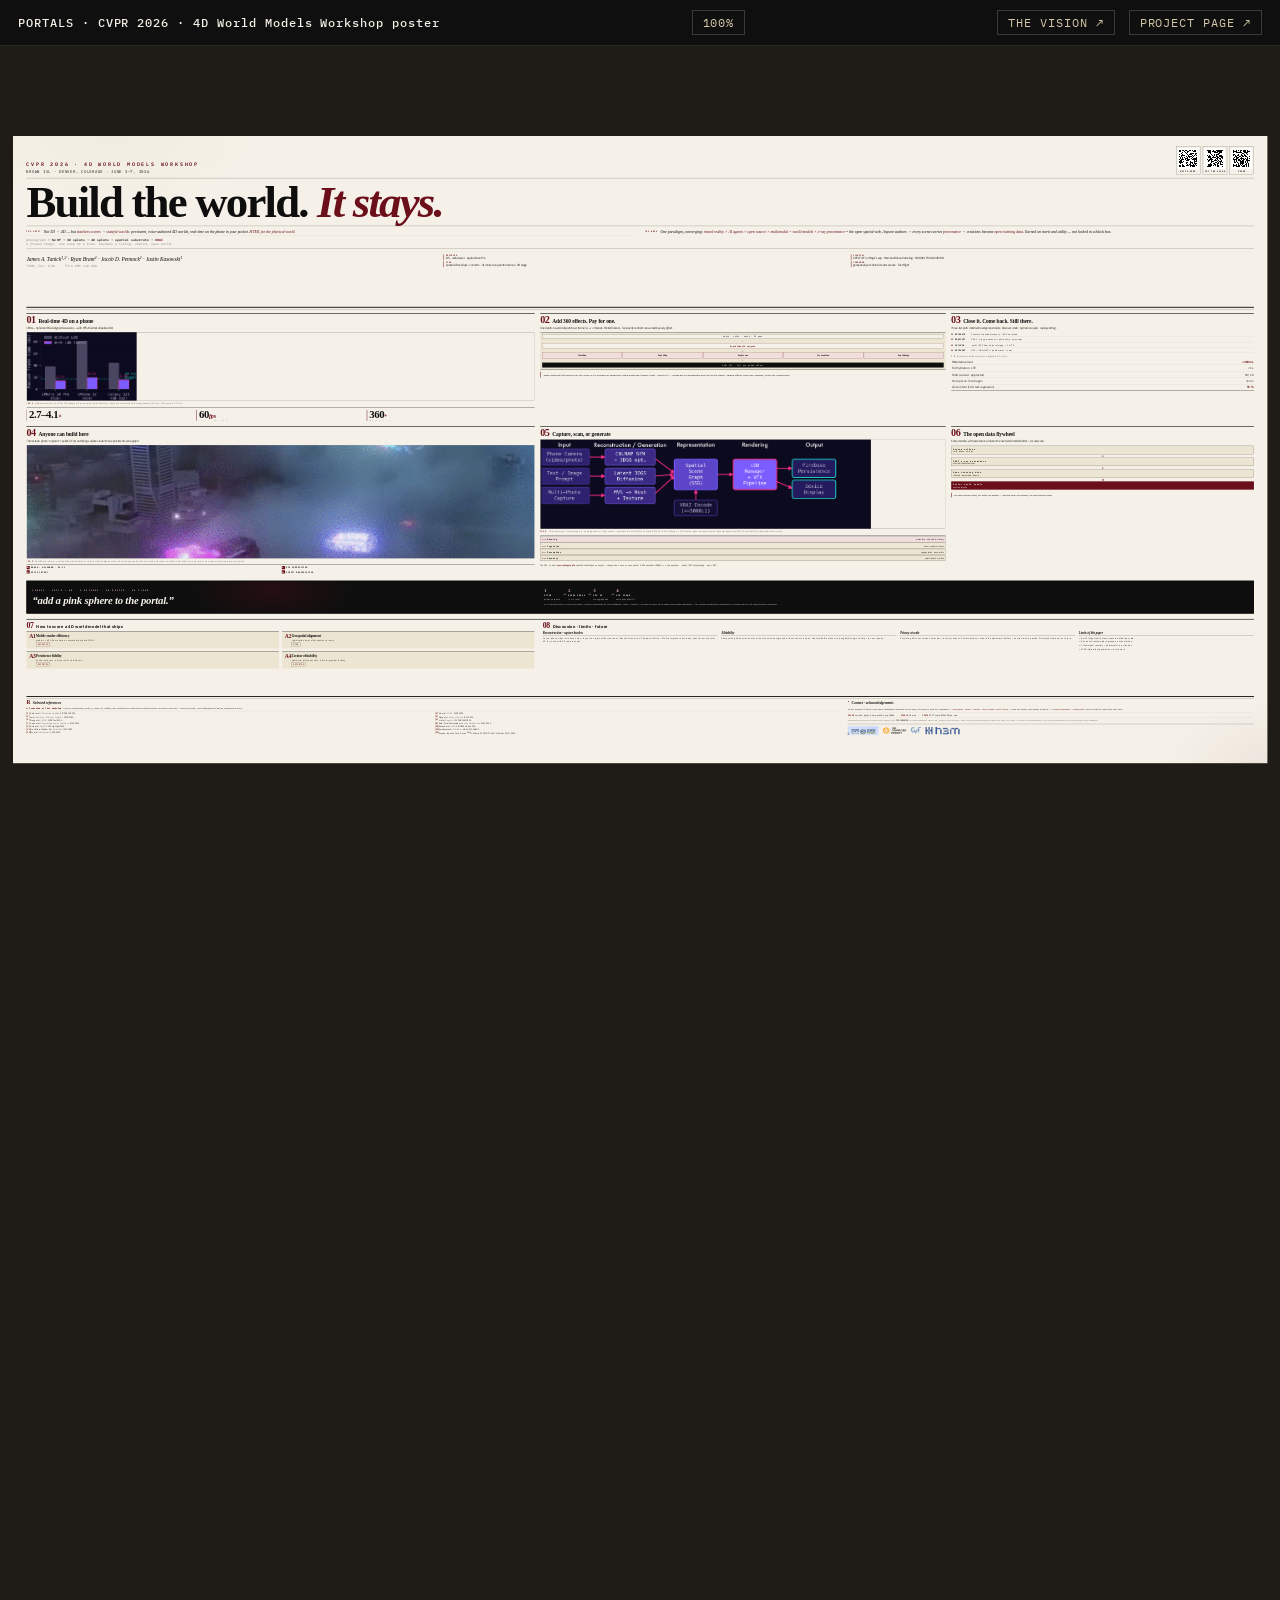
<file: poster/index.html>
<!doctype html>
<html lang="en">
<head>
<meta charset="utf-8">
<meta name="viewport" content="width=device-width, initial-scale=1">
<title>Portals — Build the world. It stays. · CVPR 2026 · 4D World Models</title>
<link rel="preconnect" href="https://api.fontshare.com">
<link rel="preconnect" href="https://fonts.gstatic.com" crossorigin>
<link href="https://api.fontshare.com/v2/css?f[]=fraunces@900,700,500,400&display=swap" rel="stylesheet">
<link href="https://fonts.googleapis.com/css2?family=IBM+Plex+Sans:wght@300;400;500;600;700&family=IBM+Plex+Mono:wght@400;500;600&display=swap" rel="stylesheet">
<link rel="stylesheet" href="poster.css">
<style id="v9-pop">
  /* v9 — punch the hero line + the numbers (Jobs / da-Vinci pass) */
  .dt { font-size: 300px !important; }
  .st-num { font-size: 72px !important; }
  .vb-utter { font-size: 72px !important; }
  /* v10 — evolution lineage strip + convergence megatrend */
  .lineage { display:block; margin-top:12px; padding-top:10px; border-top:1px solid var(--hair);
    font-family:var(--mono); font-size:21px; letter-spacing:.02em; color:var(--ink-soft); line-height:1.3; }
  .lineage b { color:var(--ink); font-weight:600; }
  .lineage .xr { color:var(--pull); font-weight:700; }
  .lineage .ar { color:var(--muted); }
  .wave-merge { font-family:var(--display); font-style:italic; font-weight:500; color:var(--pull); }
  /* v11 — second-lineage epigraph (visionaries) */
  .lineage2 { font-family:var(--display); font-style:italic; font-weight:400; font-size:18px;
    line-height:1.4; color:var(--ink-soft); padding:6px 0 8px; border-bottom:1px solid var(--hair); margin-bottom:8px; }
  .lineage2 em { color:var(--pull); font-style:italic; font-weight:500; }
  /* v13 — flywheel diagram (§06) + workshop researcher credit */
  .flywheel { display:grid; gap:5px; padding-top:6px; }
  .fw-node { font-family:var(--mono); font-size:16px; font-weight:600; letter-spacing:.03em; color:var(--ink);
    background:var(--paper-tint); border:1px solid var(--ink); padding:9px 13px; line-height:1.15; }
  .fw-node small { display:block; font-family:var(--sans); font-weight:400; font-size:12px; color:var(--ink-soft); letter-spacing:0; margin-top:3px; }
  .fw-node.fw-hot { background:var(--pull); color:var(--paper); border-color:var(--pull); }
  .fw-node.fw-hot small { color:#F0DEDC; }
  .fw-arr { text-align:center; color:var(--pull); font-family:var(--mono); font-size:20px; line-height:.7; font-weight:600; }
  .fw-loop { font-family:var(--display) !important; font-style:italic !important; font-size:17px !important; line-height:1.3 !important;
    color:var(--ink) !important; border-left:4px solid var(--pull); padding:6px 0 2px 14px; margin-top:8px; }
  .roomcite { font-family:var(--display); font-style:italic; font-size:15px; line-height:1.4; color:var(--ink-soft);
    padding:2px 0 8px; border-bottom:1px solid var(--hair); margin-bottom:8px; }
  .roomcite b { font-style:normal; font-family:var(--mono); font-size:12px; letter-spacing:.1em; color:var(--pull); }
  /* v14 — L0–L3 user-configurable layer stack (§05) */
  .layerstack { display:grid; gap:3px; padding-top:8px; border-top:2px solid var(--ink); }
  .ls-row { font-family:var(--mono); font-size:15px; font-weight:600; letter-spacing:.03em; color:var(--ink);
    padding:8px 13px; border:1px solid var(--ink); display:flex; align-items:baseline; gap:10px; line-height:1.1; }
  .ls-row b { color:var(--pull); font-family:var(--display); font-weight:900; font-size:19px; }
  .ls-row small { font-family:var(--sans); font-weight:400; font-size:12px; color:var(--ink-soft); letter-spacing:0; margin-left:auto; }
  .ls-3 { background:var(--pull-soft); } .ls-2 { background:#EFE7D6; } .ls-1 { background:#ECE5D2; } .ls-0 { background:var(--paper-tint); }
  .ls-cap { font-family:var(--mono) !important; font-size:11px !important; line-height:1.35 !important; color:var(--ink-soft) !important; padding-top:6px; }
  .ls-cap em { color:var(--pull); font-style:normal; font-weight:600; }
</style>
<script>
  function fitPoster() {
    var p = document.getElementById('poster'); if (!p) return;
    var s  = Math.min(window.innerWidth / 8400, window.innerHeight / 4200) * 0.98;
    p.style.transform = 'scale(' + s + ')';
    p.style.transformOrigin = 'top left';
    p.style.marginLeft = ((window.innerWidth  - 8400 * s) / 2) + 'px';
    p.style.marginTop  = ((window.innerHeight - 4200 * s) / 2) + 'px';
  }
  window.addEventListener('load', fitPoster);
  window.addEventListener('resize', fitPoster);
  document.addEventListener('DOMContentLoaded', function () {
    var actual = false;
    var btn = document.getElementById('zoom-toggle');
    if (!btn) return;
    btn.addEventListener('click', function (e) {
      e.preventDefault();
      actual = !actual;
      var p = document.getElementById('poster');
      if (actual) { p.style.transform='none'; p.style.marginLeft='0'; p.style.marginTop='0'; document.body.style.overflow='auto'; this.textContent='FIT'; }
      else        { document.body.style.overflow='hidden'; fitPoster(); this.textContent='100%'; }
    });
  });
</script>
</head>
<body>

<nav class="topbar">
  <span class="tb-l">PORTALS · CVPR 2026 · 4D World Models Workshop poster</span>
  <a href="#" id="zoom-toggle" class="tb-btn">100%</a>
  <a href="visuals_v16.html" class="tb-btn">THE VISION ↗</a>
  <a href="../" class="tb-btn">PROJECT PAGE ↗</a>
</nav>
<div class="portrait-hint">Rotate to landscape · poster is 84″ × 42″ (2 : 1)</div>

<main class="poster" id="poster">

  <!-- ════════════════════════════════════════════════════════════════════
       MASTHEAD — compact single-line title + lede row
       ═══════════════════════════════════════════════════════════════════ -->
  <header class="mh">
    <div class="mh-top">
      <div class="mh-kick">
        <span class="kicker">CVPR 2026 · 4D World Models Workshop</span>
        <span class="kicker-sub">Brown IVL · Denver, Colorado · June 3–7, 2026</span>
      </div>
      <div class="mh-qrs">
        <figure class="qr-cell"><img src="../static/images/qr_demo.png" alt=""><figcaption>WATCH DEMO</figcaption></figure>
        <figure class="qr-cell"><img src="../static/images/qr_code.png" alt=""><figcaption>TRY THE ALPHA</figcaption></figure>
        <figure class="qr-cell"><img src="../static/images/qr_paper.png" alt=""><figcaption>PAPER</figcaption></figure>
      </div>
    </div>

    <h1 class="dt">Build the world. <em>It stays.</em></h1>

    <div class="thesis-row">
      <p class="thesis"><span class="th-k">THE&nbsp;SHIFT</span> Not 3D → 4D — but <em>stateless scenes</em> → <em>stateful worlds</em>: persistent, voice-authored 4D worlds, real-time on the phone in your pocket. <em>HTML for the physical world.</em>
        <span class="lineage"><span class="ar">photograph</span> → <b>NeRF</b> → <b>3D&nbsp;splats</b> → <b>4D&nbsp;splats</b> → <b>spatial&nbsp;substrate</b> → <span class="xr">XRAI</span><br><span class="ar">a frozen image, one step at a time, becomes a living, shared, open world.</span></span></p>
      <p class="thesis"><span class="th-k">THE&nbsp;WAVE</span> One paradigm, converging: <span class="wave-merge">mixed reality × AI agents × open source × multimodal + world models × x‑ray provenance</span> = the open spatial web. Anyone authors → every scene carries <em>provenance</em> → creations become <em>open training data</em>. Earned on merit and utility — not locked in a black box.</p>
    </div>

    <div class="mh-bot">
      <div class="mh-authors">
        <span class="ba-names">James A. Tunick<sup>1,2</sup> · Ryan Brant<sup>1</sup> · Jacob D. Pennock<sup>1</sup> · Justin Kasowski<sup>1</sup></span>
        <span class="ba-aff"><sup>1</sup>H3M, Inc.&nbsp;USA &nbsp;·&nbsp; <sup>2</sup>The IMC Lab&nbsp;USA</span>
      </div>
      <ul class="provenance">
        <li><span class="pv-k">DEPLOYED</span> iOS · web viewer · Apple Vision Pro</li>
        <li><span class="pv-k">CLINICAL</span> SPECT/CT on Magic Leap · Memorial Sloan Kettering · NIH/NCI P30 CA008748</li>
        <li><span class="pv-k">LIVE</span> spatial AR overlays · concerts · AI motion-cap performances · XR stage</li>
        <li><span class="pv-k">CONSUMER</span> geospatially anchored creator scenes · TestFlight</li>
      </ul>
    </div>
  </header>

  <!-- ════════════════════════════════════════════════════════════════════
       BODY — 12-col asymmetric editorial grid, two-row layout
       ═══════════════════════════════════════════════════════════════════ -->
  <section class="body">

    <!-- Row 1 -->
    <article class="bay b-runtime"><div class="bh"><span class="bn">01</span><h2>Real-time 4D on a phone</h2></div>
      <p class="sub">SPAG — Spherical Pixel-Aligned Gaussians — with FPS+thermal adaptive LOD.</p>
      <figure class="fig"><img src="../static/images/lod-performance.png" alt=""><figcaption><span class="fct">FIG&nbsp;1</span> Median frame time, no-LOD vs LOD-adaptive, three commodity mobile devices. Dashed line marks the 60 fps render budget (16.7 ms). LOD recovers 2.7–4.1×.</figcaption></figure>
      <div class="stats">
        <div class="st"><span class="st-num">2.7&ndash;4.1<span class="st-suf">×</span></span><span class="st-lbl">render speed-up<br>LOD on / off · A16 · A14 · SD 8G2</span></div>
        <div class="st"><span class="st-num">60<span class="st-suf">fps</span></span><span class="st-lbl">sustained on iPhone 14 Pro<br>at thermal steady-state</span></div>
        <div class="st"><span class="st-num">360<span class="st-suf">+</span></span><span class="st-lbl">VFX effects bound to one<br>5-property compute contract</span></div>
      </div>
      <table class="tbl"><caption><span class="tct">T&nbsp;1</span> Render time · 12 splats · 3 video · 1 avatar · n=30 s post-thermal</caption>
        <thead><tr><th>Device</th><th class="r">No LOD</th><th class="r">LOD</th><th class="r">fps</th></tr></thead>
        <tbody>
          <tr><td>iPhone 14 Pro · A16</td><td class="r">38 ms</td><td class="r hi">14.2 ms</td><td class="r hi">60+</td></tr>
          <tr><td>iPhone 12 · A14</td><td class="r">81 ms</td><td class="r">19.7 ms</td><td class="r">48</td></tr>
          <tr><td>Galaxy S23 · SD 8G2</td><td class="r">44 ms</td><td class="r">15.8 ms</td><td class="r">57</td></tr>
        </tbody>
      </table>
    </article>

    <article class="bay b-compute"><div class="bh"><span class="bn">02</span><h2>Add 360 effects. Pay for one.</h2></div>
      <p class="sub">One depth-to-world dispatch per frame (<span class="m">32×32</span> threads · Metal/Vulkan). 5-property contract consumed by every effect.</p>
      <div class="contract">
        <div class="c-row c-in">depth · color · audio · ML pose</div><div class="c-arrow">↓</div>
        <div class="c-row c-shader">DepthToWorld compute</div><div class="c-arrow">↓</div>
        <ul class="c-props"><li>ColorMap</li><li>DepthMap</li><li>RayParams</li><li>InverseView</li><li>DepthRange</li></ul>
        <div class="c-arrow">↓</div>
        <div class="c-row c-out">360+ VFX · O(1) per added effect</div>
      </div>
      <p class="callout">Same substrate first proven on live SPECT/CT volumes at Memorial Sloan Kettering (Magic Leap · NIH/NCI) — rendering as multimodal and rich as its inputs. Adding effects costs only binding, never the shared pass.</p>
    </article>

    <article class="bay b-persist"><div class="bh"><span class="bn">03</span><h2>Close it. Come back. Still there.</h2></div>
      <p class="sub">Three-tier path matched to edge constraints. Discover small · hydrate on open · replay edit log.</p>
      <ol class="schema">
        <li><span class="sk-k">METADATA</span><span class="sk-v">Firestore-indexed discovery · &lt;300 ms reload</span></li>
        <li><span class="sk-k">MANIFEST</span><span class="sk-v">XRAI · x-ray provenance + edit history · open spec</span></li>
        <li><span class="sk-k">PAYLOAD</span><span class="sk-v">.splat / SPZ from object storage · &lt;1 s LTE</span></li>
        <li><span class="sk-k">RECOVERY</span><span class="sk-v">GPS → ARKit VIO → photometric · in dev</span></li>
      </ol>
      <table class="tbl"><caption><span class="tct">T&nbsp;2</span> Persistence + editability metrics · deployed iOS · Axes 3–4</caption>
        <tbody>
          <tr><td>Metadata reload</td><td class="r hi">&lt;300 ms</td></tr>
          <tr><td>Full hydration · LTE</td><td class="r">&lt;1 s</td></tr>
          <tr><td>Draft survival · app restart</td><td class="r">10 / 10</td></tr>
          <tr><td>Voice parse · local regex</td><td class="r">&lt;1 ms</td></tr>
          <tr><td>Voice intent (143-test regression)</td><td class="r hi">91 %</td></tr>
        </tbody>
      </table>
    </article>

    <!-- Row 2 -->
    <article class="bay b-creator"><div class="bh"><span class="bn">04</span><h2>Anyone can build here</h2></div>
      <p class="sub">Three steps: photo → upload → publish. Four authoring surfaces lower to one persistent scene graph.</p>
      <figure class="fig fig-bleed"><img src="../static/images/city_holograms.jpg" alt=""><figcaption><span class="fct">FIG&nbsp;2</span> Real iPhone capture — a skyline alive with persistent, user-authored holographic scenes: the world everyone builds, anchored in place and revisitable. Authored by voice, gesture, and no-code, all lowering to one scene graph.</figcaption></figure>
      <ul class="surfaces">
        <li><span class="sf-i">✱</span> BRUSH&nbsp;·&nbsp;HOLOGRAM&nbsp;·&nbsp;HI-FI</li>
        <li><span class="sf-i">⏵</span> VFX&nbsp;COMPOSITION</li>
        <li><span class="sf-i">◈</span> VOICE&nbsp;INTENT</li>
        <li><span class="sf-i">⊕</span> DIRECT&nbsp;MANIPULATION</li>
      </ul>
    </article>

    <article class="bay b-pipe"><div class="bh"><span class="bn">05</span><h2>Capture, scan, or generate</h2></div>
      <figure class="fig"><img src="../static/images/content-pipeline.png" alt=""><figcaption><span class="fct">FIG&nbsp;3</span> Three pathways — Gaussian capture · photogrammetry · AI generation — normalize into a Spatial Scene Graph (SSG) that the LOD Manager + VFX Pipeline render and persist. Latent Gaussian generation [L3DG, Roessle 2024] is identified as future work.</figcaption></figure>
      <div class="layerstack">
        <div class="ls-row ls-3"><b>L3</b> Meaning<small>provenance · authorship · memory</small></div>
        <div class="ls-row ls-2"><b>L2</b> Cognition<small>intent · semantic actions</small></div>
        <div class="ls-row ls-1"><b>L1</b> Perception<small>segmentation · pose · audio</small></div>
        <div class="ls-row ls-0"><b>L0</b> Geometry<small>splats · depth · meshes</small></div>
      </div>
      <p class="ls-cap">The SSG in four <em>user-configurable</em> spatial-intelligence layers — choose what runs on your world. XRAI manifest ≤5000:1 vs raw payload · .splat/SPZ interchange · spec 037.</p>
    </article>

    <article class="bay b-meta"><div class="bh"><span class="bn">06</span><h2>The open data flywheel</h2></div>
      <p class="sub">Every creation, with provenance, makes the next world model better — for everyone.</p>
      <div class="flywheel">
        <div class="fw-node">Anyone authors<small>voice · phone · no-code</small></div>
        <div class="fw-arr">↓</div>
        <div class="fw-node">XRAI x-ray provenance<small>every edit attributed · open</small></div>
        <div class="fw-arr">↓</div>
        <div class="fw-node">Open training data<small>licensed · accountable · diverse</small></div>
        <div class="fw-arr">↺</div>
        <div class="fw-node fw-hot">Better world models<small>back to everyone</small></div>
      </div>
      <p class="fw-loop">The more people build, the better the models — and the better the models, the more people build.</p>
    </article>

  </section>

  <!-- ════════════════════════════════════════════════════════════════════
       VOICE WEDGE BAND — full-width editorial pull-quote
       ═══════════════════════════════════════════════════════════════════ -->
  <section class="vband">
    <div class="vb-lhs">
      <span class="vb-kicker">jARvis · VOICE → AR · 2 SECONDS · ON DEVICE · NO CLOUD</span>
      <blockquote class="vb-utter">&ldquo;add a pink sphere to the portal.&rdquo;</blockquote>
    </div>
    <div class="vb-rhs">
      <ol class="vb-flow">
        <li><span class="vb-num">1</span> UTTER<br><small>on-device speech</small></li>
        <li><span class="vb-arr">→</span></li>
        <li><span class="vb-num">2</span> REGEX&nbsp;PARSE<br><small>&lt;1&nbsp;ms · local</small></li>
        <li><span class="vb-arr">→</span></li>
        <li><span class="vb-num">3</span> SSG&nbsp;OP<br><small>scene graph edit</small></li>
        <li><span class="vb-arr">→</span></li>
        <li><span class="vb-num">4</span> VFX&nbsp;SPAWN<br><small>same op as direct&nbsp;UI</small></li>
      </ol>
      <p class="vb-cite">91 % success across 143-test regression · cloud LLM fallback for low-confidence. Voice + gesture + no-code all lower to the same scene-graph operations — the layered architecture that makes a 2-second voice-to-AR wedge possible on device.</p>
    </div>
  </section>

  <!-- ════════════════════════════════════════════════════════════════════
       AXES + DISCUSSION RAIL (full width)
       ═══════════════════════════════════════════════════════════════════ -->
  <section class="rail">

    <div class="rail-axes">
      <div class="bh ra-h"><span class="bn">07</span><h2>How to score a 4D world model that ships</h2></div>
      <div class="axes">
        <div class="ax"><span class="ax-n">A1</span><h3>Mobile render efficiency</h3><p>median + p95 frame time on commodity mobile GPUs</p><span class="ax-status">REPORTED</span></div>
        <div class="ax"><span class="ax-n">A2</span><h3>Geospatial alignment</h3><p>registration error after session re-entry</p><span class="ax-status status-open">OPEN</span></div>
        <div class="ax"><span class="ax-n">A3</span><h3>Persistence fidelity</h3><p>anchor recovery · edit survival · reload cost</p><span class="ax-status">REPORTED</span></div>
        <div class="ax"><span class="ax-n">A4</span><h3>Creator editability</h3><p>semantic-action success · edit-to-preview latency</p><span class="ax-status">REPORTED</span></div>
      </div>
    </div>

    <div class="rail-disc">
      <div class="bh ra-h"><span class="bn">08</span><h2>Discussion · limits · future</h2></div>
      <div class="disc">
        <div class="dc"><h3>Reconstruction · capture burden</h3><p>Casual phone video introduces blur + dynamic-object artifacts even w/ ReconFusion priors. Shape-of-Motion + MoSca improve robustness; real-time monocular 4D for in-the-wild AR remains open.</p></div>
        <div class="dc"><h3>Editability</h3><p>Compositing a Gaussian avatar into a Gaussian background without seams is open. Feature-field extensions (LangSplat) begin to help — do not resolve.</p></div>
        <div class="dc"><h3>Privacy at scale</h3><p>Persisting 3D scans raises bystander + interior consent. Portals enforces client-side ephemeral buffers + keyframe-only upload. Principled framework = future.</p></div>
        <div class="dc dc-lim"><h3>Limits of this paper</h3><ul><li>Axis 2 (alignment) not yet measured at device scale.</li><li>Voice eval = automated regression, not user study.</li><li>Three-signal recovery + photometric in active dev.</li><li>L3DG-style latent generation = future work.</li></ul></div>
      </div>
    </div>

  </section>

  <!-- ════════════════════════════════════════════════════════════════════
       COLOPHON
       ═══════════════════════════════════════════════════════════════════ -->
  <footer class="col">

    <div class="col-refs">
      <div class="bh"><span class="bn bn-sm">R</span><h2>Selected references</h2></div>
      <p class="roomcite"><b>★ Presented at this workshop</b> — work by Kontschieder, Kwon, Q. Wang, Lei, Nießner, Dai, Sarafianos &amp; Luiten directly informs Portals. We build on the room — and on the NeRF · 3DGS foundations of Barron, Mildenhall &amp; Kerbl.</p>
      <ol class="refs">
        <li>Kerbl et al. <em>3D Gaussian Splatting.</em> SIGGRAPH 2023.</li>
        <li>Wu et al. <em>4D-GS.</em> CVPR 2024.</li>
        <li>Lei et al. <em>MoSca · 4D Motion Scaffolds.</em> CVPR 2025.</li>
        <li>Wang et al. <em>Shape of Motion.</em> ICCV 2025.</li>
        <li>Wang et al. <em>CUT3R.</em> CVPR Oral 2025.</li>
        <li>Li et al. <em>MegaSaM.</em> CVPR BPHM 2025.</li>
        <li>Kwon et al. <em>Generalizable Human Gaussians.</em> ECCV 2024.</li>
        <li>Bulò, Porzi, Kontschieder. <em>Revising Densification.</em> ECCV 2024.</li>
        <li>Bulò et al. <em>RayGS.</em> CVPR Highlight 2025.</li>
        <li>Roessle et al. <em>L3DG.</em> SIGGRAPH Asia 2024.</li>
        <li>Liu, Höllein, Nießner, Dai. <em>QuickSplat.</em> ICCV 2025.</li>
        <li>Sarafianos et al. <em>WorldGen.</em> arXiv 2511.16825.</li>
        <li>Wu et al. <em>ReconFusion.</em> CVPR 2024.</li>
        <li>Sayman, Toplutas, Tunick, Aras. <sup>99m</sup>Tc-Vitamin C SPECT/CT. Nucl. Med. Rev. 25(2), 2022.</li>
      </ol>
    </div>

    <div class="col-meta">
      <div class="bh"><span class="bn bn-sm">·</span><h2>Contact · acknowledgements</h2></div>
      <p class="lineage2">In the lineage of those who knew computing belongs to the body, the senses, and the commons — <em>Engelbart · Bush · Lanier · Steve&nbsp;Mann · Bret&nbsp;Victor</em> — and the artists who made it public — <em>Lozano‑Hemmer · Lieberman</em>. We're trying to ship what they saw.</p>
      <p class="cb"><span class="ck">paper</span> imclab.github.io/portals-cvpr2026 &nbsp;·&nbsp; <span class="ck">studio</span> h3m.ai &nbsp;·&nbsp; <span class="ck">contact</span> JTunick@TheIMCLab.com</p>
      <p class="acks">Supported in part by NIH/NCI Cancer Center Support Grant <span class="m">P30 CA008748</span> (COVIDvis component). Magic Leap · Memorial Sloan Kettering · Apple Vision Pro developer program. Thanks to Dr. Omer Aras (MSK) + Dr. Haluk B. Sayman (Istanbul U.) for clinical collaboration, and to the open-source 3DGS community.</p>
      <div class="orgs">
        <img src="../static/images/cvpr_denver_lockup.png" alt="CVPR Denver 2026">
        <img src="../static/images/ieee_cs.svg" alt="IEEE CS">
        <img src="../static/images/cvf_logo.svg" alt="CVF">
        <img src="../static/images/h3m_logo.png" alt="H3M">
      </div>
    </div>
  </footer>

</main>

</body>
</html>
</file>
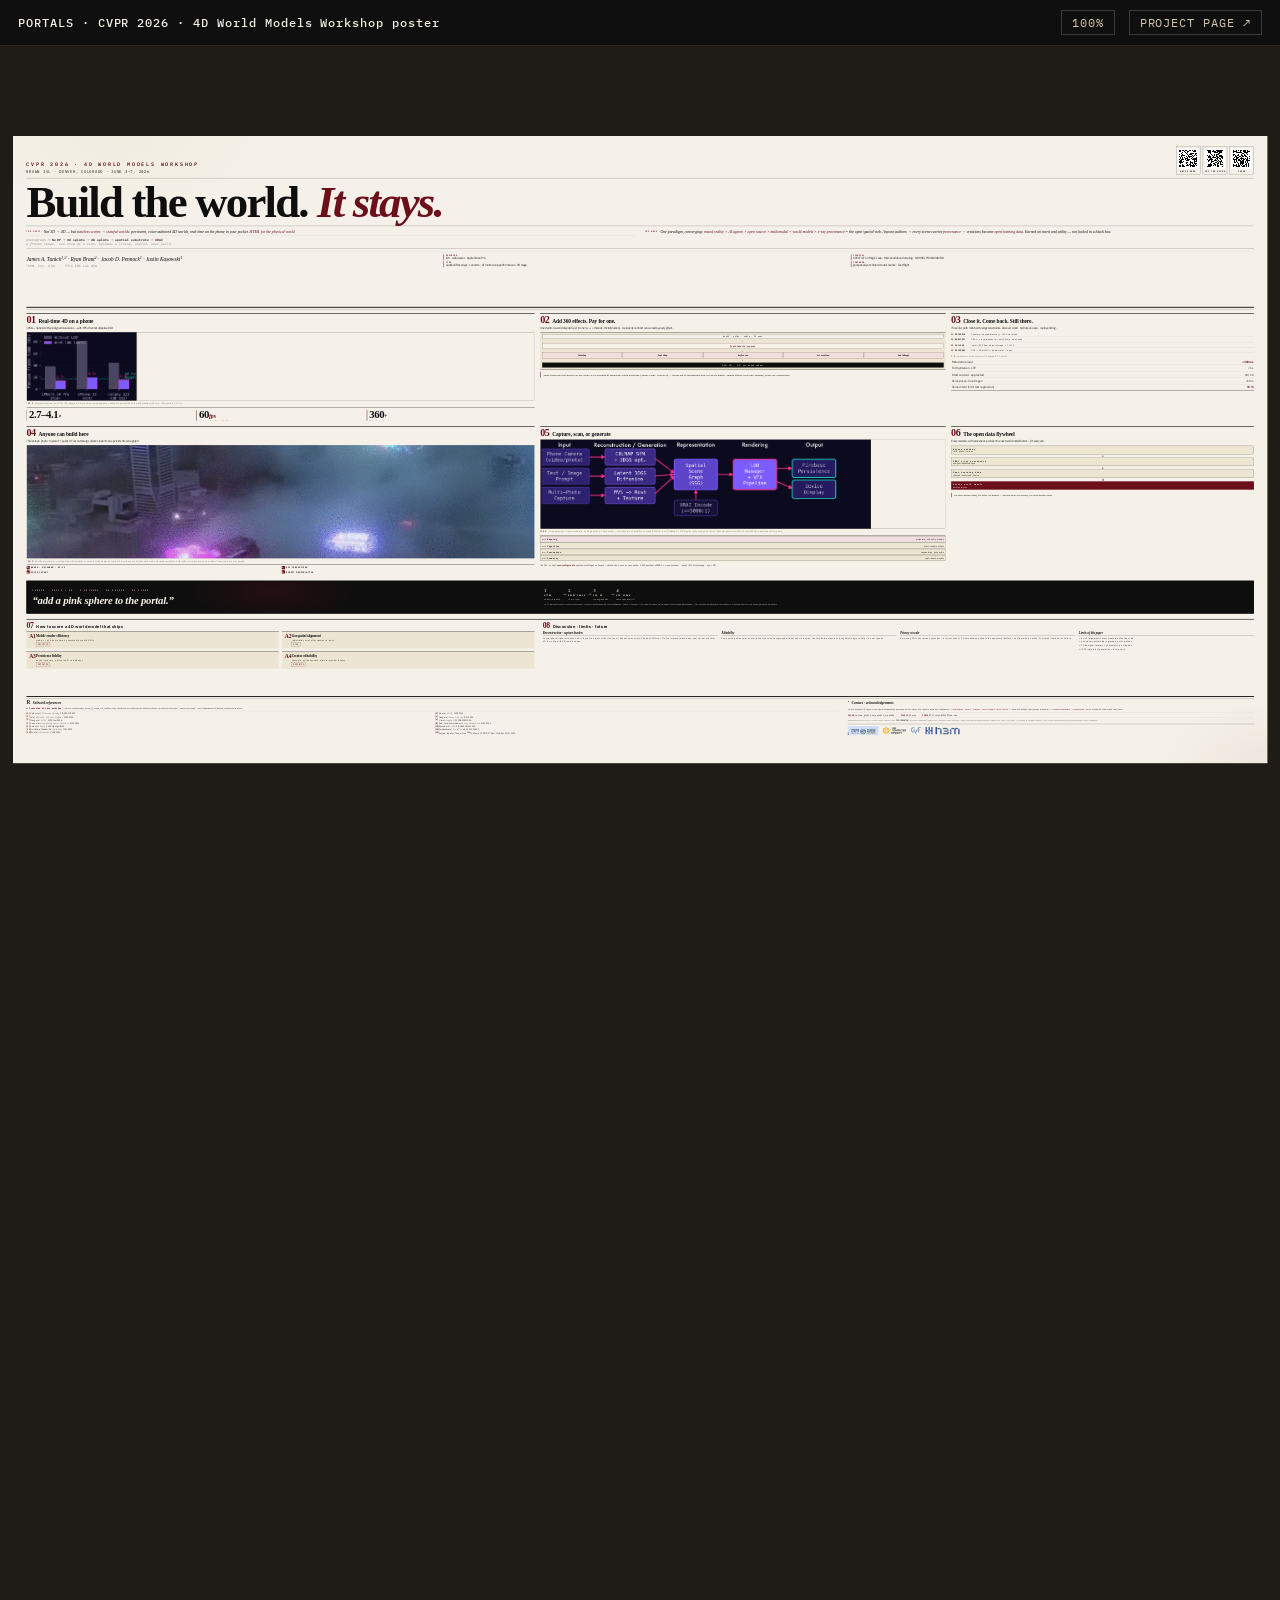
<file: poster/poster_v15.html>
<!doctype html>
<html lang="en">
<head>
<meta charset="utf-8">
<meta name="viewport" content="width=device-width, initial-scale=1">
<title>Portals — CVPR 2026 4D World Models — Poster v8</title>
<link rel="preconnect" href="https://api.fontshare.com">
<link rel="preconnect" href="https://fonts.gstatic.com" crossorigin>
<link href="https://api.fontshare.com/v2/css?f[]=fraunces@900,700,500,400&display=swap" rel="stylesheet">
<link href="https://fonts.googleapis.com/css2?family=IBM+Plex+Sans:wght@300;400;500;600;700&family=IBM+Plex+Mono:wght@400;500;600&display=swap" rel="stylesheet">
<link rel="stylesheet" href="poster.css">
<style id="v9-pop">
  /* v9 — punch the hero line + the numbers (Jobs / da-Vinci pass) */
  .dt { font-size: 300px !important; }
  .st-num { font-size: 72px !important; }
  .vb-utter { font-size: 72px !important; }
  /* v10 — evolution lineage strip + convergence megatrend */
  .lineage { display:block; margin-top:12px; padding-top:10px; border-top:1px solid var(--hair);
    font-family:var(--mono); font-size:21px; letter-spacing:.02em; color:var(--ink-soft); line-height:1.3; }
  .lineage b { color:var(--ink); font-weight:600; }
  .lineage .xr { color:var(--pull); font-weight:700; }
  .lineage .ar { color:var(--muted); }
  .wave-merge { font-family:var(--display); font-style:italic; font-weight:500; color:var(--pull); }
  /* v11 — second-lineage epigraph (visionaries) */
  .lineage2 { font-family:var(--display); font-style:italic; font-weight:400; font-size:18px;
    line-height:1.4; color:var(--ink-soft); padding:6px 0 8px; border-bottom:1px solid var(--hair); margin-bottom:8px; }
  .lineage2 em { color:var(--pull); font-style:italic; font-weight:500; }
  /* v13 — flywheel diagram (§06) + workshop researcher credit */
  .flywheel { display:grid; gap:5px; padding-top:6px; }
  .fw-node { font-family:var(--mono); font-size:16px; font-weight:600; letter-spacing:.03em; color:var(--ink);
    background:var(--paper-tint); border:1px solid var(--ink); padding:9px 13px; line-height:1.15; }
  .fw-node small { display:block; font-family:var(--sans); font-weight:400; font-size:12px; color:var(--ink-soft); letter-spacing:0; margin-top:3px; }
  .fw-node.fw-hot { background:var(--pull); color:var(--paper); border-color:var(--pull); }
  .fw-node.fw-hot small { color:#F0DEDC; }
  .fw-arr { text-align:center; color:var(--pull); font-family:var(--mono); font-size:20px; line-height:.7; font-weight:600; }
  .fw-loop { font-family:var(--display) !important; font-style:italic !important; font-size:17px !important; line-height:1.3 !important;
    color:var(--ink) !important; border-left:4px solid var(--pull); padding:6px 0 2px 14px; margin-top:8px; }
  .roomcite { font-family:var(--display); font-style:italic; font-size:15px; line-height:1.4; color:var(--ink-soft);
    padding:2px 0 8px; border-bottom:1px solid var(--hair); margin-bottom:8px; }
  .roomcite b { font-style:normal; font-family:var(--mono); font-size:12px; letter-spacing:.1em; color:var(--pull); }
  /* v14 — L0–L3 user-configurable layer stack (§05) */
  .layerstack { display:grid; gap:3px; padding-top:8px; border-top:2px solid var(--ink); }
  .ls-row { font-family:var(--mono); font-size:15px; font-weight:600; letter-spacing:.03em; color:var(--ink);
    padding:8px 13px; border:1px solid var(--ink); display:flex; align-items:baseline; gap:10px; line-height:1.1; }
  .ls-row b { color:var(--pull); font-family:var(--display); font-weight:900; font-size:19px; }
  .ls-row small { font-family:var(--sans); font-weight:400; font-size:12px; color:var(--ink-soft); letter-spacing:0; margin-left:auto; }
  .ls-3 { background:var(--pull-soft); } .ls-2 { background:#EFE7D6; } .ls-1 { background:#ECE5D2; } .ls-0 { background:var(--paper-tint); }
  .ls-cap { font-family:var(--mono) !important; font-size:11px !important; line-height:1.35 !important; color:var(--ink-soft) !important; padding-top:6px; }
  .ls-cap em { color:var(--pull); font-style:normal; font-weight:600; }
</style>
<script>
  function fitPoster() {
    var p = document.getElementById('poster'); if (!p) return;
    var s  = Math.min(window.innerWidth / 8400, window.innerHeight / 4200) * 0.98;
    p.style.transform = 'scale(' + s + ')';
    p.style.transformOrigin = 'top left';
    p.style.marginLeft = ((window.innerWidth  - 8400 * s) / 2) + 'px';
    p.style.marginTop  = ((window.innerHeight - 4200 * s) / 2) + 'px';
  }
  window.addEventListener('load', fitPoster);
  window.addEventListener('resize', fitPoster);
  document.addEventListener('DOMContentLoaded', function () {
    var actual = false;
    var btn = document.getElementById('zoom-toggle');
    if (!btn) return;
    btn.addEventListener('click', function (e) {
      e.preventDefault();
      actual = !actual;
      var p = document.getElementById('poster');
      if (actual) { p.style.transform='none'; p.style.marginLeft='0'; p.style.marginTop='0'; document.body.style.overflow='auto'; this.textContent='FIT'; }
      else        { document.body.style.overflow='hidden'; fitPoster(); this.textContent='100%'; }
    });
  });
</script>
</head>
<body>

<nav class="topbar">
  <span class="tb-l">PORTALS · CVPR 2026 · 4D World Models Workshop poster</span>
  <a href="#" id="zoom-toggle" class="tb-btn">100%</a>
  <a href="../" class="tb-btn">PROJECT PAGE ↗</a>
</nav>
<div class="portrait-hint">Rotate to landscape · poster is 84″ × 42″ (2 : 1)</div>

<main class="poster" id="poster">

  <!-- ════════════════════════════════════════════════════════════════════
       MASTHEAD — compact single-line title + lede row
       ═══════════════════════════════════════════════════════════════════ -->
  <header class="mh">
    <div class="mh-top">
      <div class="mh-kick">
        <span class="kicker">CVPR 2026 · 4D World Models Workshop</span>
        <span class="kicker-sub">Brown IVL · Denver, Colorado · June 3–7, 2026</span>
      </div>
      <div class="mh-qrs">
        <figure class="qr-cell"><img src="../static/images/qr_demo.png" alt=""><figcaption>WATCH DEMO</figcaption></figure>
        <figure class="qr-cell"><img src="../static/images/qr_code.png" alt=""><figcaption>TRY THE ALPHA</figcaption></figure>
        <figure class="qr-cell"><img src="../static/images/qr_paper.png" alt=""><figcaption>PAPER</figcaption></figure>
      </div>
    </div>

    <h1 class="dt">Build the world. <em>It stays.</em></h1>

    <div class="thesis-row">
      <p class="thesis"><span class="th-k">THE&nbsp;SHIFT</span> Not 3D → 4D — but <em>stateless scenes</em> → <em>stateful worlds</em>: persistent, voice-authored 4D worlds, real-time on the phone in your pocket. <em>HTML for the physical world.</em>
        <span class="lineage"><span class="ar">photograph</span> → <b>NeRF</b> → <b>3D&nbsp;splats</b> → <b>4D&nbsp;splats</b> → <b>spatial&nbsp;substrate</b> → <span class="xr">XRAI</span><br><span class="ar">a frozen image, one step at a time, becomes a living, shared, open world.</span></span></p>
      <p class="thesis"><span class="th-k">THE&nbsp;WAVE</span> One paradigm, converging: <span class="wave-merge">mixed reality × AI agents × open source × multimodal + world models × x‑ray provenance</span> = the open spatial web. Anyone authors → every scene carries <em>provenance</em> → creations become <em>open training data</em>. Earned on merit and utility — not locked in a black box.</p>
    </div>

    <div class="mh-bot">
      <div class="mh-authors">
        <span class="ba-names">James A. Tunick<sup>1,2</sup> · Ryan Brant<sup>1</sup> · Jacob D. Pennock<sup>1</sup> · Justin Kasowski<sup>1</sup></span>
        <span class="ba-aff"><sup>1</sup>H3M, Inc.&nbsp;USA &nbsp;·&nbsp; <sup>2</sup>The IMC Lab&nbsp;USA</span>
      </div>
      <ul class="provenance">
        <li><span class="pv-k">DEPLOYED</span> iOS · web viewer · Apple Vision Pro</li>
        <li><span class="pv-k">CLINICAL</span> SPECT/CT on Magic Leap · Memorial Sloan Kettering · NIH/NCI P30 CA008748</li>
        <li><span class="pv-k">LIVE</span> spatial AR overlays · concerts · AI motion-cap performances · XR stage</li>
        <li><span class="pv-k">CONSUMER</span> geospatially anchored creator scenes · TestFlight</li>
      </ul>
    </div>
  </header>

  <!-- ════════════════════════════════════════════════════════════════════
       BODY — 12-col asymmetric editorial grid, two-row layout
       ═══════════════════════════════════════════════════════════════════ -->
  <section class="body">

    <!-- Row 1 -->
    <article class="bay b-runtime"><div class="bh"><span class="bn">01</span><h2>Real-time 4D on a phone</h2></div>
      <p class="sub">SPAG — Spherical Pixel-Aligned Gaussians — with FPS+thermal adaptive LOD.</p>
      <figure class="fig"><img src="../static/images/lod-performance.png" alt=""><figcaption><span class="fct">FIG&nbsp;1</span> Median frame time, no-LOD vs LOD-adaptive, three commodity mobile devices. Dashed line marks the 60 fps render budget (16.7 ms). LOD recovers 2.7–4.1×.</figcaption></figure>
      <div class="stats">
        <div class="st"><span class="st-num">2.7&ndash;4.1<span class="st-suf">×</span></span><span class="st-lbl">render speed-up<br>LOD on / off · A16 · A14 · SD 8G2</span></div>
        <div class="st"><span class="st-num">60<span class="st-suf">fps</span></span><span class="st-lbl">sustained on iPhone 14 Pro<br>at thermal steady-state</span></div>
        <div class="st"><span class="st-num">360<span class="st-suf">+</span></span><span class="st-lbl">VFX effects bound to one<br>5-property compute contract</span></div>
      </div>
      <table class="tbl"><caption><span class="tct">T&nbsp;1</span> Render time · 12 splats · 3 video · 1 avatar · n=30 s post-thermal</caption>
        <thead><tr><th>Device</th><th class="r">No LOD</th><th class="r">LOD</th><th class="r">fps</th></tr></thead>
        <tbody>
          <tr><td>iPhone 14 Pro · A16</td><td class="r">38 ms</td><td class="r hi">14.2 ms</td><td class="r hi">60+</td></tr>
          <tr><td>iPhone 12 · A14</td><td class="r">81 ms</td><td class="r">19.7 ms</td><td class="r">48</td></tr>
          <tr><td>Galaxy S23 · SD 8G2</td><td class="r">44 ms</td><td class="r">15.8 ms</td><td class="r">57</td></tr>
        </tbody>
      </table>
    </article>

    <article class="bay b-compute"><div class="bh"><span class="bn">02</span><h2>Add 360 effects. Pay for one.</h2></div>
      <p class="sub">One depth-to-world dispatch per frame (<span class="m">32×32</span> threads · Metal/Vulkan). 5-property contract consumed by every effect.</p>
      <div class="contract">
        <div class="c-row c-in">depth · color · audio · ML pose</div><div class="c-arrow">↓</div>
        <div class="c-row c-shader">DepthToWorld compute</div><div class="c-arrow">↓</div>
        <ul class="c-props"><li>ColorMap</li><li>DepthMap</li><li>RayParams</li><li>InverseView</li><li>DepthRange</li></ul>
        <div class="c-arrow">↓</div>
        <div class="c-row c-out">360+ VFX · O(1) per added effect</div>
      </div>
      <p class="callout">Same substrate first proven on live SPECT/CT volumes at Memorial Sloan Kettering (Magic Leap · NIH/NCI) — rendering as multimodal and rich as its inputs. Adding effects costs only binding, never the shared pass.</p>
    </article>

    <article class="bay b-persist"><div class="bh"><span class="bn">03</span><h2>Close it. Come back. Still there.</h2></div>
      <p class="sub">Three-tier path matched to edge constraints. Discover small · hydrate on open · replay edit log.</p>
      <ol class="schema">
        <li><span class="sk-k">METADATA</span><span class="sk-v">Firestore-indexed discovery · &lt;300 ms reload</span></li>
        <li><span class="sk-k">MANIFEST</span><span class="sk-v">XRAI · x-ray provenance + edit history · open spec</span></li>
        <li><span class="sk-k">PAYLOAD</span><span class="sk-v">.splat / SPZ from object storage · &lt;1 s LTE</span></li>
        <li><span class="sk-k">RECOVERY</span><span class="sk-v">GPS → ARKit VIO → photometric · in dev</span></li>
      </ol>
      <table class="tbl"><caption><span class="tct">T&nbsp;2</span> Persistence + editability metrics · deployed iOS · Axes 3–4</caption>
        <tbody>
          <tr><td>Metadata reload</td><td class="r hi">&lt;300 ms</td></tr>
          <tr><td>Full hydration · LTE</td><td class="r">&lt;1 s</td></tr>
          <tr><td>Draft survival · app restart</td><td class="r">10 / 10</td></tr>
          <tr><td>Voice parse · local regex</td><td class="r">&lt;1 ms</td></tr>
          <tr><td>Voice intent (143-test regression)</td><td class="r hi">91 %</td></tr>
        </tbody>
      </table>
    </article>

    <!-- Row 2 -->
    <article class="bay b-creator"><div class="bh"><span class="bn">04</span><h2>Anyone can build here</h2></div>
      <p class="sub">Three steps: photo → upload → publish. Four authoring surfaces lower to one persistent scene graph.</p>
      <figure class="fig fig-bleed"><img src="../static/images/city_holograms.jpg" alt=""><figcaption><span class="fct">FIG&nbsp;2</span> Real iPhone capture — a skyline alive with persistent, user-authored holographic scenes: the world everyone builds, anchored in place and revisitable. Authored by voice, gesture, and no-code, all lowering to one scene graph.</figcaption></figure>
      <ul class="surfaces">
        <li><span class="sf-i">✱</span> BRUSH&nbsp;·&nbsp;HOLOGRAM&nbsp;·&nbsp;HI-FI</li>
        <li><span class="sf-i">⏵</span> VFX&nbsp;COMPOSITION</li>
        <li><span class="sf-i">◈</span> VOICE&nbsp;INTENT</li>
        <li><span class="sf-i">⊕</span> DIRECT&nbsp;MANIPULATION</li>
      </ul>
    </article>

    <article class="bay b-pipe"><div class="bh"><span class="bn">05</span><h2>Capture, scan, or generate</h2></div>
      <figure class="fig"><img src="../static/images/content-pipeline.png" alt=""><figcaption><span class="fct">FIG&nbsp;3</span> Three pathways — Gaussian capture · photogrammetry · AI generation — normalize into a Spatial Scene Graph (SSG) that the LOD Manager + VFX Pipeline render and persist. Latent Gaussian generation [L3DG, Roessle 2024] is identified as future work.</figcaption></figure>
      <div class="layerstack">
        <div class="ls-row ls-3"><b>L3</b> Meaning<small>provenance · authorship · memory</small></div>
        <div class="ls-row ls-2"><b>L2</b> Cognition<small>intent · semantic actions</small></div>
        <div class="ls-row ls-1"><b>L1</b> Perception<small>segmentation · pose · audio</small></div>
        <div class="ls-row ls-0"><b>L0</b> Geometry<small>splats · depth · meshes</small></div>
      </div>
      <p class="ls-cap">The SSG in four <em>user-configurable</em> spatial-intelligence layers — choose what runs on your world. XRAI manifest ≤5000:1 vs raw payload · .splat/SPZ interchange · spec 037.</p>
    </article>

    <article class="bay b-meta"><div class="bh"><span class="bn">06</span><h2>The open data flywheel</h2></div>
      <p class="sub">Every creation, with provenance, makes the next world model better — for everyone.</p>
      <div class="flywheel">
        <div class="fw-node">Anyone authors<small>voice · phone · no-code</small></div>
        <div class="fw-arr">↓</div>
        <div class="fw-node">XRAI x-ray provenance<small>every edit attributed · open</small></div>
        <div class="fw-arr">↓</div>
        <div class="fw-node">Open training data<small>licensed · accountable · diverse</small></div>
        <div class="fw-arr">↺</div>
        <div class="fw-node fw-hot">Better world models<small>back to everyone</small></div>
      </div>
      <p class="fw-loop">The more people build, the better the models — and the better the models, the more people build.</p>
    </article>

  </section>

  <!-- ════════════════════════════════════════════════════════════════════
       VOICE WEDGE BAND — full-width editorial pull-quote
       ═══════════════════════════════════════════════════════════════════ -->
  <section class="vband">
    <div class="vb-lhs">
      <span class="vb-kicker">jARvis · VOICE → AR · 2 SECONDS · ON DEVICE · NO CLOUD</span>
      <blockquote class="vb-utter">&ldquo;add a pink sphere to the portal.&rdquo;</blockquote>
    </div>
    <div class="vb-rhs">
      <ol class="vb-flow">
        <li><span class="vb-num">1</span> UTTER<br><small>on-device speech</small></li>
        <li><span class="vb-arr">→</span></li>
        <li><span class="vb-num">2</span> REGEX&nbsp;PARSE<br><small>&lt;1&nbsp;ms · local</small></li>
        <li><span class="vb-arr">→</span></li>
        <li><span class="vb-num">3</span> SSG&nbsp;OP<br><small>scene graph edit</small></li>
        <li><span class="vb-arr">→</span></li>
        <li><span class="vb-num">4</span> VFX&nbsp;SPAWN<br><small>same op as direct&nbsp;UI</small></li>
      </ol>
      <p class="vb-cite">91 % success across 143-test regression · cloud LLM fallback for low-confidence. Voice + gesture + no-code all lower to the same scene-graph operations — the layered architecture that makes a 2-second voice-to-AR wedge possible on device.</p>
    </div>
  </section>

  <!-- ════════════════════════════════════════════════════════════════════
       AXES + DISCUSSION RAIL (full width)
       ═══════════════════════════════════════════════════════════════════ -->
  <section class="rail">

    <div class="rail-axes">
      <div class="bh ra-h"><span class="bn">07</span><h2>How to score a 4D world model that ships</h2></div>
      <div class="axes">
        <div class="ax"><span class="ax-n">A1</span><h3>Mobile render efficiency</h3><p>median + p95 frame time on commodity mobile GPUs</p><span class="ax-status">REPORTED</span></div>
        <div class="ax"><span class="ax-n">A2</span><h3>Geospatial alignment</h3><p>registration error after session re-entry</p><span class="ax-status status-open">OPEN</span></div>
        <div class="ax"><span class="ax-n">A3</span><h3>Persistence fidelity</h3><p>anchor recovery · edit survival · reload cost</p><span class="ax-status">REPORTED</span></div>
        <div class="ax"><span class="ax-n">A4</span><h3>Creator editability</h3><p>semantic-action success · edit-to-preview latency</p><span class="ax-status">REPORTED</span></div>
      </div>
    </div>

    <div class="rail-disc">
      <div class="bh ra-h"><span class="bn">08</span><h2>Discussion · limits · future</h2></div>
      <div class="disc">
        <div class="dc"><h3>Reconstruction · capture burden</h3><p>Casual phone video introduces blur + dynamic-object artifacts even w/ ReconFusion priors. Shape-of-Motion + MoSca improve robustness; real-time monocular 4D for in-the-wild AR remains open.</p></div>
        <div class="dc"><h3>Editability</h3><p>Compositing a Gaussian avatar into a Gaussian background without seams is open. Feature-field extensions (LangSplat) begin to help — do not resolve.</p></div>
        <div class="dc"><h3>Privacy at scale</h3><p>Persisting 3D scans raises bystander + interior consent. Portals enforces client-side ephemeral buffers + keyframe-only upload. Principled framework = future.</p></div>
        <div class="dc dc-lim"><h3>Limits of this paper</h3><ul><li>Axis 2 (alignment) not yet measured at device scale.</li><li>Voice eval = automated regression, not user study.</li><li>Three-signal recovery + photometric in active dev.</li><li>L3DG-style latent generation = future work.</li></ul></div>
      </div>
    </div>

  </section>

  <!-- ════════════════════════════════════════════════════════════════════
       COLOPHON
       ═══════════════════════════════════════════════════════════════════ -->
  <footer class="col">

    <div class="col-refs">
      <div class="bh"><span class="bn bn-sm">R</span><h2>Selected references</h2></div>
      <p class="roomcite"><b>★ Presented at this workshop</b> — work by Kontschieder, Kwon, Q. Wang, Lei, Nießner, Dai, Sarafianos &amp; Luiten directly informs Portals. We build on the room — and on the NeRF · 3DGS foundations of Barron, Mildenhall &amp; Kerbl.</p>
      <ol class="refs">
        <li>Kerbl et al. <em>3D Gaussian Splatting.</em> SIGGRAPH 2023.</li>
        <li>Wu et al. <em>4D-GS.</em> CVPR 2024.</li>
        <li>Lei et al. <em>MoSca · 4D Motion Scaffolds.</em> CVPR 2025.</li>
        <li>Wang et al. <em>Shape of Motion.</em> ICCV 2025.</li>
        <li>Wang et al. <em>CUT3R.</em> CVPR Oral 2025.</li>
        <li>Li et al. <em>MegaSaM.</em> CVPR BPHM 2025.</li>
        <li>Kwon et al. <em>Generalizable Human Gaussians.</em> ECCV 2024.</li>
        <li>Bulò, Porzi, Kontschieder. <em>Revising Densification.</em> ECCV 2024.</li>
        <li>Bulò et al. <em>RayGS.</em> CVPR Highlight 2025.</li>
        <li>Roessle et al. <em>L3DG.</em> SIGGRAPH Asia 2024.</li>
        <li>Liu, Höllein, Nießner, Dai. <em>QuickSplat.</em> ICCV 2025.</li>
        <li>Sarafianos et al. <em>WorldGen.</em> arXiv 2511.16825.</li>
        <li>Wu et al. <em>ReconFusion.</em> CVPR 2024.</li>
        <li>Sayman, Toplutas, Tunick, Aras. <sup>99m</sup>Tc-Vitamin C SPECT/CT. Nucl. Med. Rev. 25(2), 2022.</li>
      </ol>
    </div>

    <div class="col-meta">
      <div class="bh"><span class="bn bn-sm">·</span><h2>Contact · acknowledgements</h2></div>
      <p class="lineage2">In the lineage of those who knew computing belongs to the body, the senses, and the commons — <em>Engelbart · Bush · Lanier · Steve&nbsp;Mann · Bret&nbsp;Victor</em> — and the artists who made it public — <em>Lozano‑Hemmer · Lieberman</em>. We're trying to ship what they saw.</p>
      <p class="cb"><span class="ck">paper</span> imclab.github.io/portals-cvpr2026 &nbsp;·&nbsp; <span class="ck">studio</span> h3m.ai &nbsp;·&nbsp; <span class="ck">contact</span> JTunick@TheIMCLab.com</p>
      <p class="acks">Supported in part by NIH/NCI Cancer Center Support Grant <span class="m">P30 CA008748</span> (COVIDvis component). Magic Leap · Memorial Sloan Kettering · Apple Vision Pro developer program. Thanks to Dr. Omer Aras (MSK) + Dr. Haluk B. Sayman (Istanbul U.) for clinical collaboration, and to the open-source 3DGS community.</p>
      <div class="orgs">
        <img src="../static/images/cvpr_denver_lockup.png" alt="CVPR Denver 2026">
        <img src="../static/images/ieee_cs.svg" alt="IEEE CS">
        <img src="../static/images/cvf_logo.svg" alt="CVF">
        <img src="../static/images/h3m_logo.png" alt="H3M">
      </div>
    </div>
  </footer>

</main>

</body>
</html>
</file>
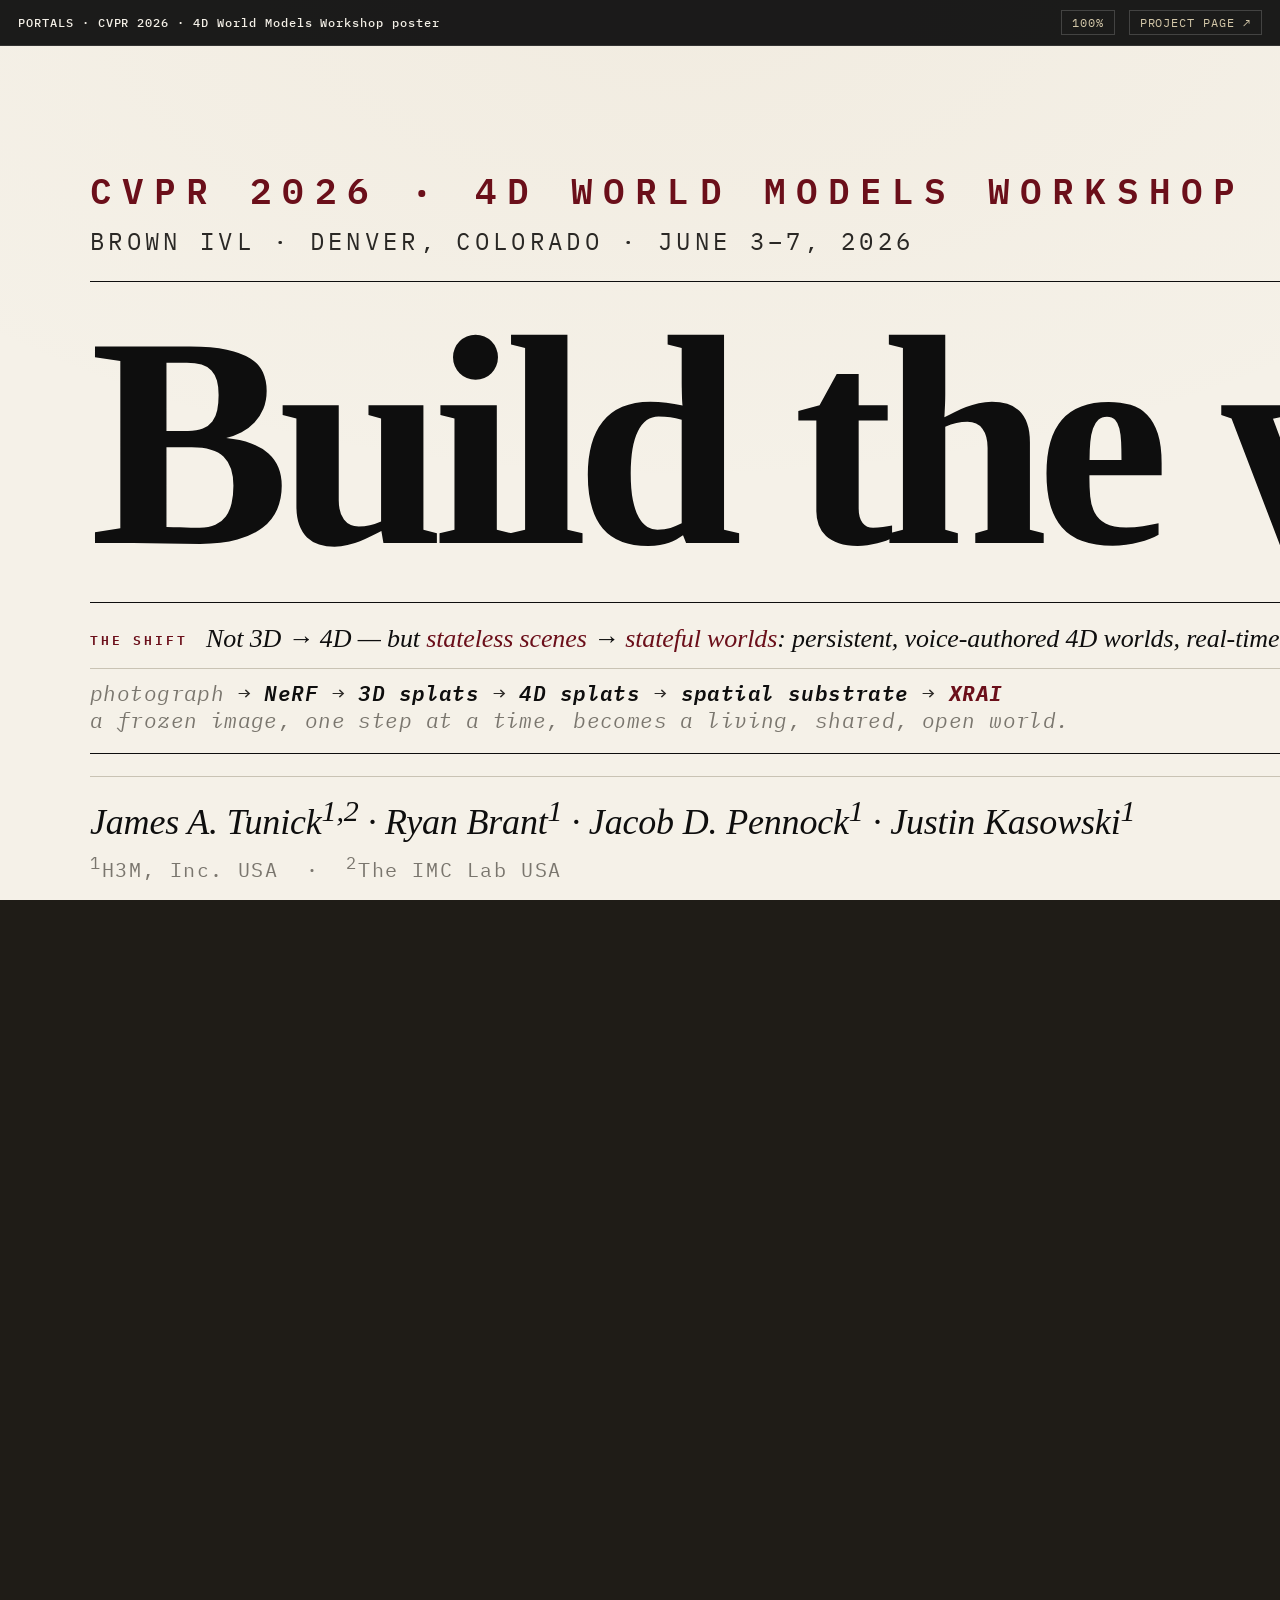
<file: poster/print.html>
<!doctype html>
<html lang="en">
<head>
<meta charset="utf-8">
<meta name="viewport" content="width=device-width, initial-scale=1">
<title>Portals — CVPR 2026 4D World Models — Poster v8</title>
<link rel="preconnect" href="https://api.fontshare.com">
<link rel="preconnect" href="https://fonts.gstatic.com" crossorigin>
<link href="https://api.fontshare.com/v2/css?f[]=fraunces@900,700,500,400&display=swap" rel="stylesheet">
<link href="https://fonts.googleapis.com/css2?family=IBM+Plex+Sans:wght@300;400;500;600;700&family=IBM+Plex+Mono:wght@400;500;600&display=swap" rel="stylesheet">
<link rel="stylesheet" href="poster.css">
<style id="v9-pop">
  /* v9 — punch the hero line + the numbers (Jobs / da-Vinci pass) */
  .dt { font-size: 300px !important; }
  .st-num { font-size: 72px !important; }
  .vb-utter { font-size: 72px !important; }
  /* v10 — evolution lineage strip + convergence megatrend */
  .lineage { display:block; margin-top:12px; padding-top:10px; border-top:1px solid var(--hair);
    font-family:var(--mono); font-size:21px; letter-spacing:.02em; color:var(--ink-soft); line-height:1.3; }
  .lineage b { color:var(--ink); font-weight:600; }
  .lineage .xr { color:var(--pull); font-weight:700; }
  .lineage .ar { color:var(--muted); }
  .wave-merge { font-family:var(--display); font-style:italic; font-weight:500; color:var(--pull); }
  /* v11 — second-lineage epigraph (visionaries) */
  .lineage2 { font-family:var(--display); font-style:italic; font-weight:400; font-size:18px;
    line-height:1.4; color:var(--ink-soft); padding:6px 0 8px; border-bottom:1px solid var(--hair); margin-bottom:8px; }
  .lineage2 em { color:var(--pull); font-style:italic; font-weight:500; }
  /* v13 — flywheel diagram (§06) + workshop researcher credit */
  .flywheel { display:grid; gap:5px; padding-top:6px; }
  .fw-node { font-family:var(--mono); font-size:16px; font-weight:600; letter-spacing:.03em; color:var(--ink);
    background:var(--paper-tint); border:1px solid var(--ink); padding:9px 13px; line-height:1.15; }
  .fw-node small { display:block; font-family:var(--sans); font-weight:400; font-size:12px; color:var(--ink-soft); letter-spacing:0; margin-top:3px; }
  .fw-node.fw-hot { background:var(--pull); color:var(--paper); border-color:var(--pull); }
  .fw-node.fw-hot small { color:#F0DEDC; }
  .fw-arr { text-align:center; color:var(--pull); font-family:var(--mono); font-size:20px; line-height:.7; font-weight:600; }
  .fw-loop { font-family:var(--display) !important; font-style:italic !important; font-size:17px !important; line-height:1.3 !important;
    color:var(--ink) !important; border-left:4px solid var(--pull); padding:6px 0 2px 14px; margin-top:8px; }
  .roomcite { font-family:var(--display); font-style:italic; font-size:15px; line-height:1.4; color:var(--ink-soft);
    padding:2px 0 8px; border-bottom:1px solid var(--hair); margin-bottom:8px; }
  .roomcite b { font-style:normal; font-family:var(--mono); font-size:12px; letter-spacing:.1em; color:var(--pull); }
  /* v14 — L0–L3 user-configurable layer stack (§05) */
  .layerstack { display:grid; gap:3px; padding-top:8px; border-top:2px solid var(--ink); }
  .ls-row { font-family:var(--mono); font-size:15px; font-weight:600; letter-spacing:.03em; color:var(--ink);
    padding:8px 13px; border:1px solid var(--ink); display:flex; align-items:baseline; gap:10px; line-height:1.1; }
  .ls-row b { color:var(--pull); font-family:var(--display); font-weight:900; font-size:19px; }
  .ls-row small { font-family:var(--sans); font-weight:400; font-size:12px; color:var(--ink-soft); letter-spacing:0; margin-left:auto; }
  .ls-3 { background:var(--pull-soft); } .ls-2 { background:#EFE7D6; } .ls-1 { background:#ECE5D2; } .ls-0 { background:var(--paper-tint); }
  .ls-cap { font-family:var(--mono) !important; font-size:11px !important; line-height:1.35 !important; color:var(--ink-soft) !important; padding-top:6px; }
  .ls-cap em { color:var(--pull); font-style:normal; font-weight:600; }
</style>
<script>
  function fitPoster() {
    var p = document.getElementById('poster'); if (!p) return;
    var s  = Math.min(window.innerWidth / 8400, window.innerHeight / 4200) * 0.98;
    p.style.transform = 'scale(' + s + ')';
    p.style.transformOrigin = 'top left';
    p.style.marginLeft = ((window.innerWidth  - 8400 * s) / 2) + 'px';
    p.style.marginTop  = ((window.innerHeight - 4200 * s) / 2) + 'px';
  }
  /* print: no fit */
  
  document.addEventListener('DOMContentLoaded', function () {
    var actual = false;
    var btn = document.getElementById('zoom-toggle');
    if (!btn) return;
    btn.addEventListener('click', function (e) {
      e.preventDefault();
      actual = !actual;
      var p = document.getElementById('poster');
      if (actual) { p.style.transform='none'; p.style.marginLeft='0'; p.style.marginTop='0'; document.body.style.overflow='auto'; this.textContent='FIT'; }
      else        { document.body.style.overflow='hidden'; fitPoster(); this.textContent='100%'; }
    });
  });
</script>
</head>
<body>

<nav class="topbar">
  <span class="tb-l">PORTALS · CVPR 2026 · 4D World Models Workshop poster</span>
  <a href="#" id="zoom-toggle" class="tb-btn">100%</a>
  <a href="../" class="tb-btn">PROJECT PAGE ↗</a>
</nav>
<div class="portrait-hint">Rotate to landscape · poster is 84″ × 42″ (2 : 1)</div>

<main class="poster" id="poster">

  <!-- ════════════════════════════════════════════════════════════════════
       MASTHEAD — compact single-line title + lede row
       ═══════════════════════════════════════════════════════════════════ -->
  <header class="mh">
    <div class="mh-top">
      <div class="mh-kick">
        <span class="kicker">CVPR 2026 · 4D World Models Workshop</span>
        <span class="kicker-sub">Brown IVL · Denver, Colorado · June 3–7, 2026</span>
      </div>
      <div class="mh-qrs">
        <figure class="qr-cell"><img src="../static/images/qr_demo.png" alt=""><figcaption>WATCH DEMO</figcaption></figure>
        <figure class="qr-cell"><img src="../static/images/qr_code.png" alt=""><figcaption>TRY THE ALPHA</figcaption></figure>
        <figure class="qr-cell"><img src="../static/images/qr_paper.png" alt=""><figcaption>PAPER</figcaption></figure>
      </div>
    </div>

    <h1 class="dt">Build the world. <em>It stays.</em></h1>

    <div class="thesis-row">
      <p class="thesis"><span class="th-k">THE&nbsp;SHIFT</span> Not 3D → 4D — but <em>stateless scenes</em> → <em>stateful worlds</em>: persistent, voice-authored 4D worlds, real-time on the phone in your pocket. <em>HTML for the physical world.</em>
        <span class="lineage"><span class="ar">photograph</span> → <b>NeRF</b> → <b>3D&nbsp;splats</b> → <b>4D&nbsp;splats</b> → <b>spatial&nbsp;substrate</b> → <span class="xr">XRAI</span><br><span class="ar">a frozen image, one step at a time, becomes a living, shared, open world.</span></span></p>
      <p class="thesis"><span class="th-k">THE&nbsp;WAVE</span> One paradigm, converging: <span class="wave-merge">mixed reality × AI agents × open source × multimodal + world models × x‑ray provenance</span> = the open spatial web. Anyone authors → every scene carries <em>provenance</em> → creations become <em>open training data</em>. Earned on merit and utility — not locked in a black box.</p>
    </div>

    <div class="mh-bot">
      <div class="mh-authors">
        <span class="ba-names">James A. Tunick<sup>1,2</sup> · Ryan Brant<sup>1</sup> · Jacob D. Pennock<sup>1</sup> · Justin Kasowski<sup>1</sup></span>
        <span class="ba-aff"><sup>1</sup>H3M, Inc.&nbsp;USA &nbsp;·&nbsp; <sup>2</sup>The IMC Lab&nbsp;USA</span>
      </div>
      <ul class="provenance">
        <li><span class="pv-k">DEPLOYED</span> iOS · web viewer · Apple Vision Pro</li>
        <li><span class="pv-k">CLINICAL</span> SPECT/CT on Magic Leap · Memorial Sloan Kettering · NIH/NCI P30 CA008748</li>
        <li><span class="pv-k">LIVE</span> spatial AR overlays · concerts · AI motion-cap performances · XR stage</li>
        <li><span class="pv-k">CONSUMER</span> geospatially anchored creator scenes · TestFlight</li>
      </ul>
    </div>
  </header>

  <!-- ════════════════════════════════════════════════════════════════════
       BODY — 12-col asymmetric editorial grid, two-row layout
       ═══════════════════════════════════════════════════════════════════ -->
  <section class="body">

    <!-- Row 1 -->
    <article class="bay b-runtime"><div class="bh"><span class="bn">01</span><h2>Real-time 4D on a phone</h2></div>
      <p class="sub">SPAG — Spherical Pixel-Aligned Gaussians — with FPS+thermal adaptive LOD.</p>
      <figure class="fig"><img src="../static/images/lod-performance.png" alt=""><figcaption><span class="fct">FIG&nbsp;1</span> Median frame time, no-LOD vs LOD-adaptive, three commodity mobile devices. Dashed line marks the 60 fps render budget (16.7 ms). LOD recovers 2.7–4.1×.</figcaption></figure>
      <div class="stats">
        <div class="st"><span class="st-num">2.7&ndash;4.1<span class="st-suf">×</span></span><span class="st-lbl">render speed-up<br>LOD on / off · A16 · A14 · SD 8G2</span></div>
        <div class="st"><span class="st-num">60<span class="st-suf">fps</span></span><span class="st-lbl">sustained on iPhone 14 Pro<br>at thermal steady-state</span></div>
        <div class="st"><span class="st-num">360<span class="st-suf">+</span></span><span class="st-lbl">VFX effects bound to one<br>5-property compute contract</span></div>
      </div>
      <table class="tbl"><caption><span class="tct">T&nbsp;1</span> Render time · 12 splats · 3 video · 1 avatar · n=30 s post-thermal</caption>
        <thead><tr><th>Device</th><th class="r">No LOD</th><th class="r">LOD</th><th class="r">fps</th></tr></thead>
        <tbody>
          <tr><td>iPhone 14 Pro · A16</td><td class="r">38 ms</td><td class="r hi">14.2 ms</td><td class="r hi">60+</td></tr>
          <tr><td>iPhone 12 · A14</td><td class="r">81 ms</td><td class="r">19.7 ms</td><td class="r">48</td></tr>
          <tr><td>Galaxy S23 · SD 8G2</td><td class="r">44 ms</td><td class="r">15.8 ms</td><td class="r">57</td></tr>
        </tbody>
      </table>
    </article>

    <article class="bay b-compute"><div class="bh"><span class="bn">02</span><h2>Add 360 effects. Pay for one.</h2></div>
      <p class="sub">One depth-to-world dispatch per frame (<span class="m">32×32</span> threads · Metal/Vulkan). 5-property contract consumed by every effect.</p>
      <div class="contract">
        <div class="c-row c-in">depth · color · audio · ML pose</div><div class="c-arrow">↓</div>
        <div class="c-row c-shader">DepthToWorld compute</div><div class="c-arrow">↓</div>
        <ul class="c-props"><li>ColorMap</li><li>DepthMap</li><li>RayParams</li><li>InverseView</li><li>DepthRange</li></ul>
        <div class="c-arrow">↓</div>
        <div class="c-row c-out">360+ VFX · O(1) per added effect</div>
      </div>
      <p class="callout">Same substrate first proven on live SPECT/CT volumes at Memorial Sloan Kettering (Magic Leap · NIH/NCI) — rendering as multimodal and rich as its inputs. Adding effects costs only binding, never the shared pass.</p>
    </article>

    <article class="bay b-persist"><div class="bh"><span class="bn">03</span><h2>Close it. Come back. Still there.</h2></div>
      <p class="sub">Three-tier path matched to edge constraints. Discover small · hydrate on open · replay edit log.</p>
      <ol class="schema">
        <li><span class="sk-k">METADATA</span><span class="sk-v">Firestore-indexed discovery · &lt;300 ms reload</span></li>
        <li><span class="sk-k">MANIFEST</span><span class="sk-v">XRAI · x-ray provenance + edit history · open spec</span></li>
        <li><span class="sk-k">PAYLOAD</span><span class="sk-v">.splat / SPZ from object storage · &lt;1 s LTE</span></li>
        <li><span class="sk-k">RECOVERY</span><span class="sk-v">GPS → ARKit VIO → photometric · in dev</span></li>
      </ol>
      <table class="tbl"><caption><span class="tct">T&nbsp;2</span> Persistence + editability metrics · deployed iOS · Axes 3–4</caption>
        <tbody>
          <tr><td>Metadata reload</td><td class="r hi">&lt;300 ms</td></tr>
          <tr><td>Full hydration · LTE</td><td class="r">&lt;1 s</td></tr>
          <tr><td>Draft survival · app restart</td><td class="r">10 / 10</td></tr>
          <tr><td>Voice parse · local regex</td><td class="r">&lt;1 ms</td></tr>
          <tr><td>Voice intent (143-test regression)</td><td class="r hi">91 %</td></tr>
        </tbody>
      </table>
    </article>

    <!-- Row 2 -->
    <article class="bay b-creator"><div class="bh"><span class="bn">04</span><h2>Anyone can build here</h2></div>
      <p class="sub">Three steps: photo → upload → publish. Four authoring surfaces lower to one persistent scene graph.</p>
      <figure class="fig fig-bleed"><img src="../static/images/city_holograms.jpg" alt=""><figcaption><span class="fct">FIG&nbsp;2</span> Real iPhone capture — a skyline alive with persistent, user-authored holographic scenes: the world everyone builds, anchored in place and revisitable. Authored by voice, gesture, and no-code, all lowering to one scene graph.</figcaption></figure>
      <ul class="surfaces">
        <li><span class="sf-i">✱</span> BRUSH&nbsp;·&nbsp;HOLOGRAM&nbsp;·&nbsp;HI-FI</li>
        <li><span class="sf-i">⏵</span> VFX&nbsp;COMPOSITION</li>
        <li><span class="sf-i">◈</span> VOICE&nbsp;INTENT</li>
        <li><span class="sf-i">⊕</span> DIRECT&nbsp;MANIPULATION</li>
      </ul>
    </article>

    <article class="bay b-pipe"><div class="bh"><span class="bn">05</span><h2>Capture, scan, or generate</h2></div>
      <figure class="fig"><img src="../static/images/content-pipeline.png" alt=""><figcaption><span class="fct">FIG&nbsp;3</span> Three pathways — Gaussian capture · photogrammetry · AI generation — normalize into a Spatial Scene Graph (SSG) that the LOD Manager + VFX Pipeline render and persist. Latent Gaussian generation [L3DG, Roessle 2024] is identified as future work.</figcaption></figure>
      <div class="layerstack">
        <div class="ls-row ls-3"><b>L3</b> Meaning<small>provenance · authorship · memory</small></div>
        <div class="ls-row ls-2"><b>L2</b> Cognition<small>intent · semantic actions</small></div>
        <div class="ls-row ls-1"><b>L1</b> Perception<small>segmentation · pose · audio</small></div>
        <div class="ls-row ls-0"><b>L0</b> Geometry<small>splats · depth · meshes</small></div>
      </div>
      <p class="ls-cap">The SSG in four <em>user-configurable</em> spatial-intelligence layers — choose what runs on your world. XRAI manifest ≤5000:1 vs raw payload · .splat/SPZ interchange · spec 037.</p>
    </article>

    <article class="bay b-meta"><div class="bh"><span class="bn">06</span><h2>The open data flywheel</h2></div>
      <p class="sub">Every creation, with provenance, makes the next world model better — for everyone.</p>
      <div class="flywheel">
        <div class="fw-node">Anyone authors<small>voice · phone · no-code</small></div>
        <div class="fw-arr">↓</div>
        <div class="fw-node">XRAI x-ray provenance<small>every edit attributed · open</small></div>
        <div class="fw-arr">↓</div>
        <div class="fw-node">Open training data<small>licensed · accountable · diverse</small></div>
        <div class="fw-arr">↺</div>
        <div class="fw-node fw-hot">Better world models<small>back to everyone</small></div>
      </div>
      <p class="fw-loop">The more people build, the better the models — and the better the models, the more people build.</p>
    </article>

  </section>

  <!-- ════════════════════════════════════════════════════════════════════
       VOICE WEDGE BAND — full-width editorial pull-quote
       ═══════════════════════════════════════════════════════════════════ -->
  <section class="vband">
    <div class="vb-lhs">
      <span class="vb-kicker">jARvis · VOICE → AR · 2 SECONDS · ON DEVICE · NO CLOUD</span>
      <blockquote class="vb-utter">&ldquo;add a pink sphere to the portal.&rdquo;</blockquote>
    </div>
    <div class="vb-rhs">
      <ol class="vb-flow">
        <li><span class="vb-num">1</span> UTTER<br><small>on-device speech</small></li>
        <li><span class="vb-arr">→</span></li>
        <li><span class="vb-num">2</span> REGEX&nbsp;PARSE<br><small>&lt;1&nbsp;ms · local</small></li>
        <li><span class="vb-arr">→</span></li>
        <li><span class="vb-num">3</span> SSG&nbsp;OP<br><small>scene graph edit</small></li>
        <li><span class="vb-arr">→</span></li>
        <li><span class="vb-num">4</span> VFX&nbsp;SPAWN<br><small>same op as direct&nbsp;UI</small></li>
      </ol>
      <p class="vb-cite">91 % success across 143-test regression · cloud LLM fallback for low-confidence. Voice + gesture + no-code all lower to the same scene-graph operations — the layered architecture that makes a 2-second voice-to-AR wedge possible on device.</p>
    </div>
  </section>

  <!-- ════════════════════════════════════════════════════════════════════
       AXES + DISCUSSION RAIL (full width)
       ═══════════════════════════════════════════════════════════════════ -->
  <section class="rail">

    <div class="rail-axes">
      <div class="bh ra-h"><span class="bn">07</span><h2>How to score a 4D world model that ships</h2></div>
      <div class="axes">
        <div class="ax"><span class="ax-n">A1</span><h3>Mobile render efficiency</h3><p>median + p95 frame time on commodity mobile GPUs</p><span class="ax-status">REPORTED</span></div>
        <div class="ax"><span class="ax-n">A2</span><h3>Geospatial alignment</h3><p>registration error after session re-entry</p><span class="ax-status status-open">OPEN</span></div>
        <div class="ax"><span class="ax-n">A3</span><h3>Persistence fidelity</h3><p>anchor recovery · edit survival · reload cost</p><span class="ax-status">REPORTED</span></div>
        <div class="ax"><span class="ax-n">A4</span><h3>Creator editability</h3><p>semantic-action success · edit-to-preview latency</p><span class="ax-status">REPORTED</span></div>
      </div>
    </div>

    <div class="rail-disc">
      <div class="bh ra-h"><span class="bn">08</span><h2>Discussion · limits · future</h2></div>
      <div class="disc">
        <div class="dc"><h3>Reconstruction · capture burden</h3><p>Casual phone video introduces blur + dynamic-object artifacts even w/ ReconFusion priors. Shape-of-Motion + MoSca improve robustness; real-time monocular 4D for in-the-wild AR remains open.</p></div>
        <div class="dc"><h3>Editability</h3><p>Compositing a Gaussian avatar into a Gaussian background without seams is open. Feature-field extensions (LangSplat) begin to help — do not resolve.</p></div>
        <div class="dc"><h3>Privacy at scale</h3><p>Persisting 3D scans raises bystander + interior consent. Portals enforces client-side ephemeral buffers + keyframe-only upload. Principled framework = future.</p></div>
        <div class="dc dc-lim"><h3>Limits of this paper</h3><ul><li>Axis 2 (alignment) not yet measured at device scale.</li><li>Voice eval = automated regression, not user study.</li><li>Three-signal recovery + photometric in active dev.</li><li>L3DG-style latent generation = future work.</li></ul></div>
      </div>
    </div>

  </section>

  <!-- ════════════════════════════════════════════════════════════════════
       COLOPHON
       ═══════════════════════════════════════════════════════════════════ -->
  <footer class="col">

    <div class="col-refs">
      <div class="bh"><span class="bn bn-sm">R</span><h2>Selected references</h2></div>
      <p class="roomcite"><b>★ Presented at this workshop</b> — work by Kontschieder, Kwon, Q. Wang, Lei, Nießner, Dai, Sarafianos &amp; Luiten directly informs Portals. We build on the room — and on the NeRF · 3DGS foundations of Barron, Mildenhall &amp; Kerbl.</p>
      <ol class="refs">
        <li>Kerbl et al. <em>3D Gaussian Splatting.</em> SIGGRAPH 2023.</li>
        <li>Wu et al. <em>4D-GS.</em> CVPR 2024.</li>
        <li>Lei et al. <em>MoSca · 4D Motion Scaffolds.</em> CVPR 2025.</li>
        <li>Wang et al. <em>Shape of Motion.</em> ICCV 2025.</li>
        <li>Wang et al. <em>CUT3R.</em> CVPR Oral 2025.</li>
        <li>Li et al. <em>MegaSaM.</em> CVPR BPHM 2025.</li>
        <li>Kwon et al. <em>Generalizable Human Gaussians.</em> ECCV 2024.</li>
        <li>Bulò, Porzi, Kontschieder. <em>Revising Densification.</em> ECCV 2024.</li>
        <li>Bulò et al. <em>RayGS.</em> CVPR Highlight 2025.</li>
        <li>Roessle et al. <em>L3DG.</em> SIGGRAPH Asia 2024.</li>
        <li>Liu, Höllein, Nießner, Dai. <em>QuickSplat.</em> ICCV 2025.</li>
        <li>Sarafianos et al. <em>WorldGen.</em> arXiv 2511.16825.</li>
        <li>Wu et al. <em>ReconFusion.</em> CVPR 2024.</li>
        <li>Sayman, Toplutas, Tunick, Aras. <sup>99m</sup>Tc-Vitamin C SPECT/CT. Nucl. Med. Rev. 25(2), 2022.</li>
      </ol>
    </div>

    <div class="col-meta">
      <div class="bh"><span class="bn bn-sm">·</span><h2>Contact · acknowledgements</h2></div>
      <p class="lineage2">In the lineage of those who knew computing belongs to the body, the senses, and the commons — <em>Engelbart · Bush · Lanier · Steve&nbsp;Mann · Bret&nbsp;Victor</em> — and the artists who made it public — <em>Lozano‑Hemmer · Lieberman</em>. We're trying to ship what they saw.</p>
      <p class="cb"><span class="ck">paper</span> imclab.github.io/portals-cvpr2026 &nbsp;·&nbsp; <span class="ck">studio</span> h3m.ai &nbsp;·&nbsp; <span class="ck">contact</span> JTunick@TheIMCLab.com</p>
      <p class="acks">Supported in part by NIH/NCI Cancer Center Support Grant <span class="m">P30 CA008748</span> (COVIDvis component). Magic Leap · Memorial Sloan Kettering · Apple Vision Pro developer program. Thanks to Dr. Omer Aras (MSK) + Dr. Haluk B. Sayman (Istanbul U.) for clinical collaboration, and to the open-source 3DGS community.</p>
      <div class="orgs">
        <img src="../static/images/cvpr_denver_lockup.png" alt="CVPR Denver 2026">
        <img src="../static/images/ieee_cs.svg" alt="IEEE CS">
        <img src="../static/images/cvf_logo.svg" alt="CVF">
        <img src="../static/images/h3m_logo.png" alt="H3M">
      </div>
    </div>
  </footer>

</main>

</body>
</html>
</file>
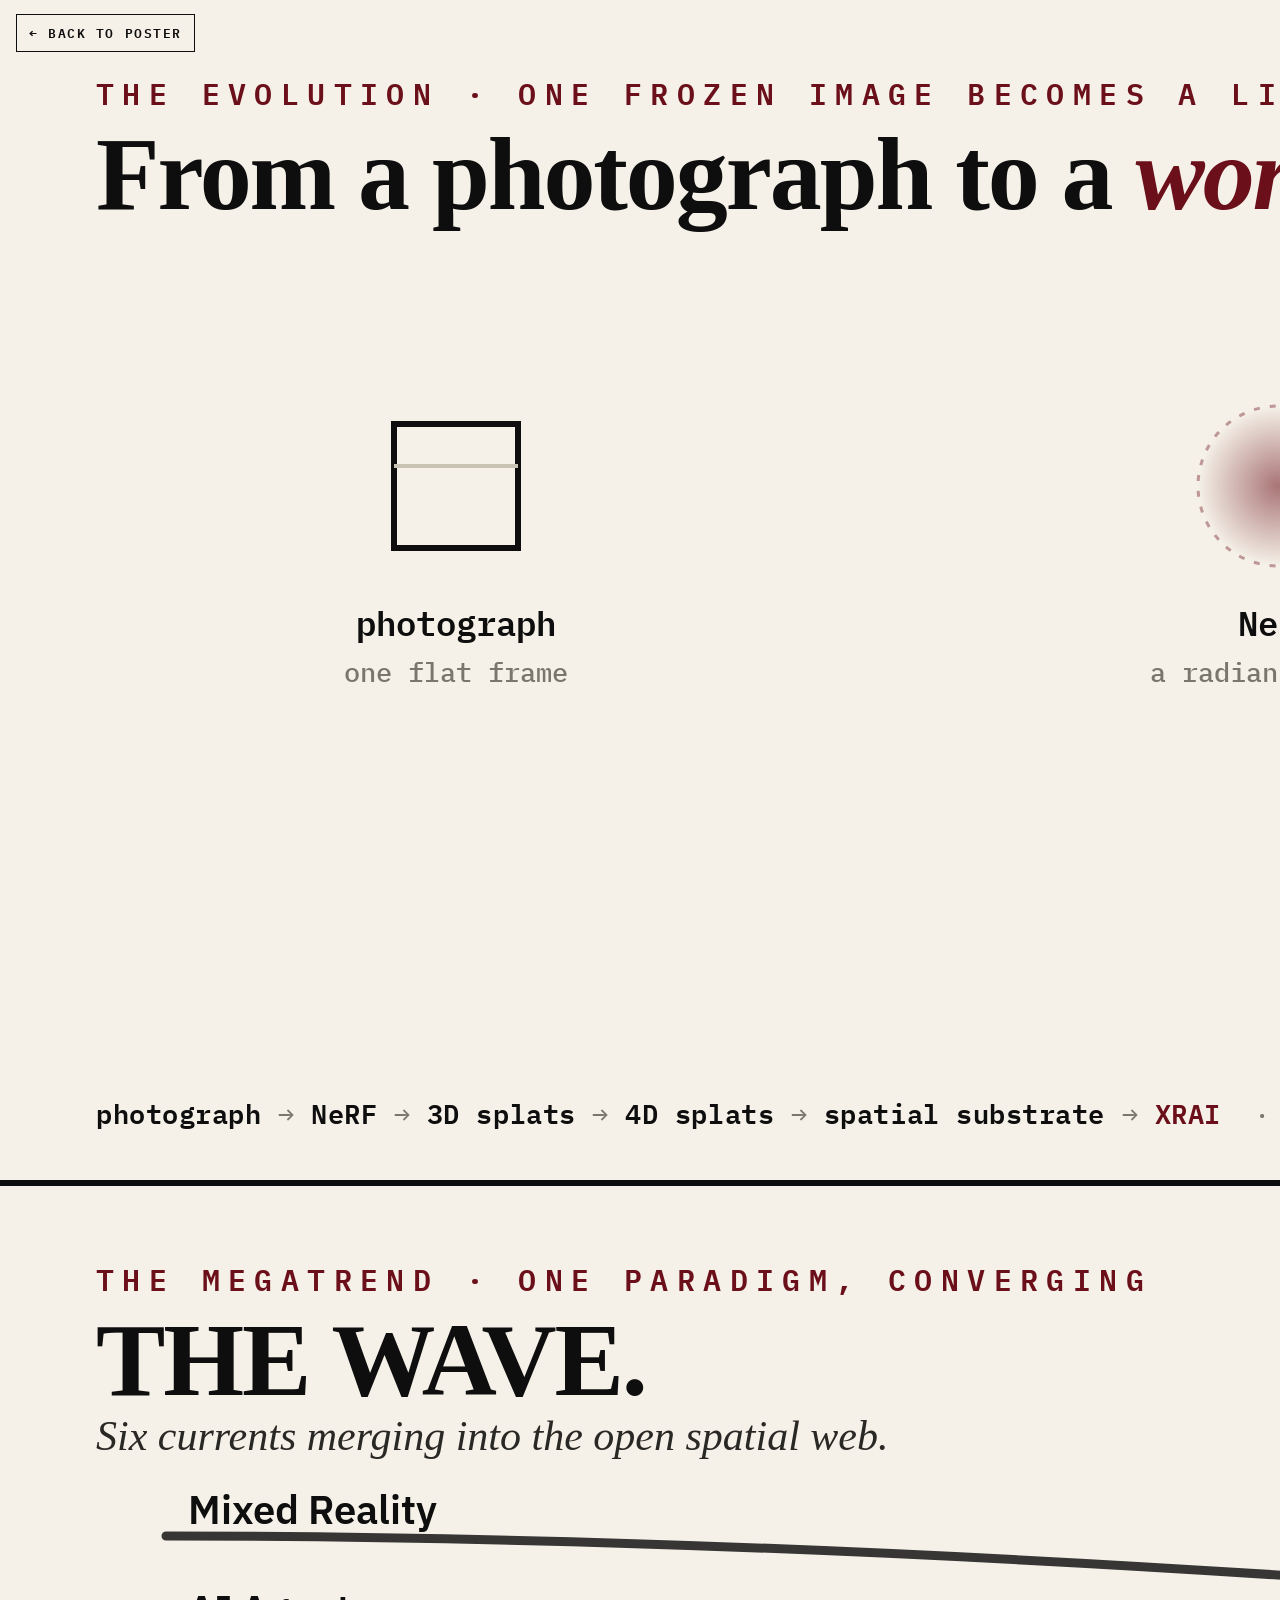
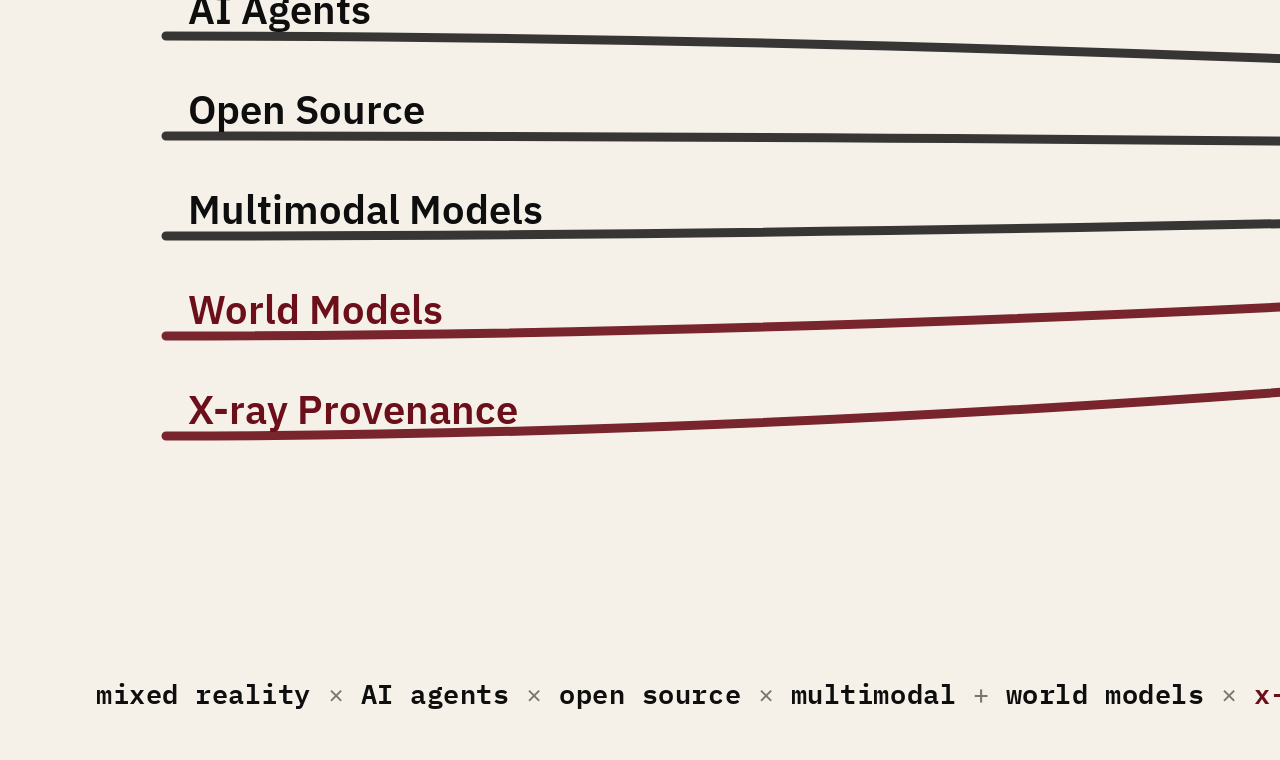
<file: poster/visuals_v16.html>
<!doctype html><html lang="en"><head><meta charset="utf-8">
<link href="https://api.fontshare.com/v2/css?f[]=fraunces@900,700,500&display=swap" rel="stylesheet">
<link href="https://fonts.googleapis.com/css2?family=IBM+Plex+Sans:wght@400;500;600;700&family=IBM+Plex+Mono:wght@500;600&display=swap" rel="stylesheet">
<style>
  :root{--paper:#F5F1E8;--tint:#ECE5D2;--ink:#0E0E0E;--soft:#2A2825;--muted:#7A766E;--hair:#C9C3B4;
        --pull:#6B0F1A;--pullsoft:#F0DEDC;--gold:#B89968;
        --disp:"Fraunces",Georgia,serif;--sans:"IBM Plex Sans",sans-serif;--mono:"IBM Plex Mono",monospace;}
  *{margin:0;padding:0;box-sizing:border-box}
  body{background:var(--paper);color:var(--ink);font-family:var(--sans);width:4800px}
  .sheet{padding:0}
  .fig{width:4800px;height:1180px;background:var(--paper);position:relative;padding:70px 96px 60px;overflow:hidden}
  .fig+.fig{border-top:6px solid var(--ink)}
  .eyebrow{font-family:var(--mono);font-size:30px;font-weight:600;letter-spacing:.28em;color:var(--pull);text-transform:uppercase}
  .htitle{font-family:var(--disp);font-weight:900;font-size:104px;line-height:.92;letter-spacing:-.02em;color:var(--ink);margin:10px 0 4px}
  .htitle em{font-style:italic;color:var(--pull)}
  .hsub{font-family:var(--disp);font-style:italic;font-weight:500;font-size:42px;color:var(--soft);margin-bottom:6px}
  svg{display:block}
  .cap{position:absolute;left:96px;bottom:46px;font-family:var(--mono);font-size:27px;letter-spacing:.02em;color:var(--muted)}
  .cap b{color:var(--ink);font-weight:600}.cap .xr{color:var(--pull);font-weight:600}
  .backnav{position:fixed;top:14px;left:16px;z-index:99;font-family:var(--mono);font-size:13px;font-weight:600;
    letter-spacing:.12em;text-transform:uppercase;color:var(--ink);background:var(--paper);border:1px solid var(--ink);
    padding:7px 12px;text-decoration:none}
  .backnav:hover{background:var(--ink);color:var(--paper)}
</style></head><body><a href="index.html" class="backnav">← Back to poster</a><div class="sheet">

<!-- ════ VISUAL 1 · EVOLUTION LINEAGE ════ -->
<section class="fig">
  <div class="eyebrow">The evolution · one frozen image becomes a living, shared world</div>
  <h1 class="htitle">From a photograph to a <em>world.</em></h1>
  <svg width="4608" height="560" viewBox="0 0 4608 560" style="margin-top:14px">
    <defs>
      <radialGradient id="nerf" cx="50%" cy="50%" r="50%">
        <stop offset="0%" stop-color="#6B0F1A" stop-opacity=".55"/><stop offset="100%" stop-color="#6B0F1A" stop-opacity="0"/>
      </radialGradient>
      <linearGradient id="growth" x1="0" y1="0" x2="1" y2="0">
        <stop offset="0%" stop-color="#C9C3B4"/><stop offset="55%" stop-color="#B89968"/><stop offset="100%" stop-color="#6B0F1A"/>
      </linearGradient>
    </defs>
    <!-- growth spine: thin left → thick oxblood right -->
    <path d="M150,470 C1500,470 3100,470 4470,470" fill="none" stroke="url(#growth)"
          stroke-width="8" stroke-linecap="round"/>
    <path d="M150,470 C1500,468 3100,462 4470,452" fill="none" stroke="url(#growth)" stroke-opacity=".0"/>
    <!-- thickening underline that swells toward XRAI -->
    <path d="M150,470 C1500,470 3100,470 4470,470 L4470,470 C3100,470 1500,470 150,470 Z" fill="none"/>
    <g font-family="IBM Plex Mono" font-size="34" font-weight="600" text-anchor="middle">
      <!-- 1 photograph: single flat frame -->
      <g transform="translate(360,250)">
        <rect x="-62" y="-62" width="124" height="124" fill="none" stroke="#0E0E0E" stroke-width="6"/>
        <line x1="-62" y1="-20" x2="62" y2="-20" stroke="#C9C3B4" stroke-width="4"/>
        <text x="0" y="150" fill="#0E0E0E">photograph</text>
        <text x="0" y="196" fill="#7A766E" font-size="27" font-weight="500">one flat frame</text>
      </g>
      <!-- 2 NeRF: soft radiance cloud -->
      <g transform="translate(1182,250)">
        <circle cx="0" cy="0" r="80" fill="url(#nerf)"/>
        <circle cx="0" cy="0" r="80" fill="none" stroke="#6B0F1A" stroke-width="3" stroke-opacity=".4" stroke-dasharray="6 10"/>
        <text x="0" y="150" fill="#0E0E0E">NeRF</text>
        <text x="0" y="196" fill="#7A766E" font-size="27" font-weight="500">a radiance field</text>
      </g>
      <!-- 3 3D splats: scattered gaussians forming a shape -->
      <g transform="translate(2004,250)">
        <g fill="#0E0E0E">
          <ellipse cx="-46" cy="-30" rx="22" ry="14" opacity=".85" transform="rotate(-20 -46 -30)"/>
          <ellipse cx="8" cy="-46" rx="26" ry="15" opacity=".9" transform="rotate(15 8 -46)"/>
          <ellipse cx="44" cy="-8" rx="20" ry="13" opacity=".8" transform="rotate(40 44 -8)"/>
          <ellipse cx="-20" cy="20" rx="28" ry="16" opacity=".95" transform="rotate(-8 -20 20)"/>
          <ellipse cx="30" cy="34" rx="22" ry="14" opacity=".75" transform="rotate(25 30 34)"/>
          <ellipse cx="-52" cy="40" rx="18" ry="12" opacity=".7" transform="rotate(50 -52 40)"/>
        </g>
        <text x="0" y="150" fill="#0E0E0E">3D splats</text>
        <text x="0" y="196" fill="#7A766E" font-size="27" font-weight="500">gaussian geometry</text>
      </g>
      <!-- 4 4D splats: same + motion/time arcs -->
      <g transform="translate(2826,250)">
        <g fill="#0E0E0E">
          <ellipse cx="-40" cy="-26" rx="22" ry="14" opacity=".85" transform="rotate(-20 -40 -26)"/>
          <ellipse cx="10" cy="-44" rx="26" ry="15" opacity=".9" transform="rotate(15 10 -44)"/>
          <ellipse cx="44" cy="-6" rx="20" ry="13" opacity=".8" transform="rotate(40 44 -6)"/>
          <ellipse cx="-16" cy="22" rx="28" ry="16" opacity=".95" transform="rotate(-8 -16 22)"/>
          <ellipse cx="34" cy="34" rx="22" ry="14" opacity=".75" transform="rotate(25 34 34)"/>
        </g>
        <path d="M-86,-66 A120,120 0 0,1 92,-58" fill="none" stroke="#B89968" stroke-width="5" marker-end="url(#ah)"/>
        <path d="M-92,70 A120,120 0 0,0 88,74" fill="none" stroke="#B89968" stroke-width="5" marker-end="url(#ah)"/>
        <text x="0" y="150" fill="#0E0E0E">4D splats</text>
        <text x="0" y="196" fill="#7A766E" font-size="27" font-weight="500">geometry + time</text>
      </g>
      <!-- 5 spatial substrate: structured layered world -->
      <g transform="translate(3648,250)">
        <g stroke="#0E0E0E" stroke-width="5" fill="none">
          <path d="M-66,-40 L66,-40 L96,-8 L-36,-8 Z" fill="#ECE5D2"/>
          <path d="M-66,2 L66,2 L96,34 L-36,34 Z" fill="#F0DEDC"/>
          <path d="M-66,44 L66,44 L96,76 L-36,76 Z" fill="#ECE5D2"/>
        </g>
        <text x="0" y="150" fill="#0E0E0E">spatial substrate</text>
        <text x="0" y="196" fill="#7A766E" font-size="27" font-weight="500">L0–L3 layers</text>
      </g>
      <!-- 6 XRAI: the open, provenanced world (HOT) -->
      <g transform="translate(4360,250)">
        <circle cx="0" cy="0" r="96" fill="#6B0F1A" opacity=".12"/>
        <g stroke="#6B0F1A" stroke-width="6" fill="none">
          <path d="M-58,-36 L58,-36 L84,-8 L-32,-8 Z" fill="#F0DEDC"/>
          <path d="M-58,4 L58,4 L84,32 L-32,32 Z" fill="#6B0F1A" fill-opacity=".18"/>
          <path d="M-58,44 L58,44 L84,72 L-32,72 Z" fill="#F0DEDC"/>
        </g>
        <circle cx="0" cy="0" r="96" fill="none" stroke="#6B0F1A" stroke-width="4"/>
        <text x="0" y="158" fill="#6B0F1A" font-weight="600">XRAI</text>
        <text x="0" y="204" fill="#6B0F1A" font-size="27" font-weight="500">open · persistent · shared</text>
      </g>
    </g>
    <defs><marker id="ah" markerWidth="10" markerHeight="10" refX="6" refY="5" orient="auto">
      <path d="M0,0 L8,5 L0,10 Z" fill="#B89968"/></marker></defs>
  </svg>
  <p class="cap"><b>photograph</b> → <b>NeRF</b> → <b>3D&nbsp;splats</b> → <b>4D&nbsp;splats</b> → <b>spatial&nbsp;substrate</b> → <span class="xr">XRAI</span> &nbsp;·&nbsp; a frozen image, one step at a time, becomes a living, shared, open world.</p>
</section>

<!-- ════ VISUAL 2 · THE WAVE (megatrend convergence) ════ -->
<section class="fig">
  <div class="eyebrow">The megatrend · one paradigm, converging</div>
  <h1 class="htitle">THE WAVE.</h1>
  <div class="hsub">Six currents merging into the open spatial web.</div>
  <svg width="4608" height="600" viewBox="0 0 4608 600" style="margin-top:6px">
    <defs>
      <linearGradient id="crest" x1="0" y1="0" x2="1" y2="0">
        <stop offset="0%" stop-color="#B89968" stop-opacity=".25"/>
        <stop offset="70%" stop-color="#6B0F1A" stop-opacity=".55"/>
        <stop offset="100%" stop-color="#6B0F1A" stop-opacity=".9"/>
      </linearGradient>
    </defs>
    <!-- six currents flowing left, bending to converge at the crest -->
    <g fill="none" stroke-width="9" stroke-linecap="round" font-family="IBM Plex Mono">
      <path d="M70,70   C1400,70  2600,260 3560,300" stroke="#0E0E0E" opacity=".82"/>
      <path d="M70,170  C1400,170 2600,280 3560,300" stroke="#0E0E0E" opacity=".82"/>
      <path d="M70,270  C1400,270 2600,295 3560,300" stroke="#0E0E0E" opacity=".82"/>
      <path d="M70,370  C1400,370 2600,310 3560,300" stroke="#0E0E0E" opacity=".82"/>
      <path d="M70,470  C1400,470 2600,330 3560,300" stroke="#6B0F1A" opacity=".9"/>
      <path d="M70,570  C1400,570 2600,360 3560,300" stroke="#6B0F1A" opacity=".9"/>
    </g>
    <!-- the cresting wave on the right -->
    <path d="M3560,300 C3760,120 3980,70 4180,150 C4040,150 3980,250 4060,300
             C4180,250 4320,250 4470,330 C4360,300 4260,360 4320,440
             C4180,420 4040,420 3920,470 C3760,500 3620,440 3560,300 Z"
          fill="url(#crest)" stroke="#6B0F1A" stroke-width="6"/>
    <path d="M3560,300 C3700,180 3900,150 4060,210" fill="none" stroke="#6B0F1A" stroke-width="7" stroke-linecap="round"/>
    <!-- current labels -->
    <g font-family="IBM Plex Sans" font-size="40" font-weight="600" fill="#0E0E0E">
      <text x="92" y="58">Mixed Reality</text>
      <text x="92" y="158">AI Agents</text>
      <text x="92" y="258">Open Source</text>
      <text x="92" y="358">Multimodal Models</text>
      <text x="92" y="458" fill="#6B0F1A">World Models</text>
      <text x="92" y="558" fill="#6B0F1A">X-ray Provenance</text>
    </g>
    <!-- crest label -->
    <g text-anchor="middle">
      <text x="4060" y="300" font-family="Fraunces" font-weight="900" font-size="62" fill="#6B0F1A">open</text>
      <text x="4060" y="372" font-family="Fraunces" font-weight="900" font-size="62" fill="#6B0F1A">spatial web</text>
    </g>
  </svg>
  <p class="cap"><b>mixed reality</b> × <b>AI agents</b> × <b>open source</b> × <b>multimodal</b> + <b>world models</b> × <span class="xr">x-ray provenance</span> &nbsp;=&nbsp; the open spatial web. Anyone authors → every scene carries provenance → creations become open training data.</p>
</section>

</div></body></html>
</file>
<file: poster/poster.css>
/* ─────────────────────────────────────────────────────────────────────────
   PORTALS · CVPR 2026 · POSTER v8.1
   Editorial · Pentagram / Vignelli / FT-Weekend
   84″ × 42″ · 8400 × 4200 px · MUST FIT SHEET
   ───────────────────────────────────────────────────────────────────────── */

:root {
  --paper:        #F5F1E8;
  --paper-tint:   #ECE5D2;
  --ink:          #0E0E0E;
  --ink-soft:     #2A2825;
  --muted:        #7A766E;
  --hair:         #C9C3B4;
  --pull:         #6B0F1A;
  --pull-soft:    #F0DEDC;
  --gold:         #B89968;

  --display: "Fraunces", "Source Serif Pro", Charter, Georgia, serif;
  --sans:    "IBM Plex Sans", -apple-system, "Helvetica Neue", sans-serif;
  --mono:    "IBM Plex Mono", ui-monospace, Menlo, monospace;

  --W: 8400px;
  --H: 4200px;
}

* { box-sizing: border-box; margin: 0; padding: 0; }
::selection { background: var(--pull); color: var(--paper); }
html, body {
  background: #1f1c17;
  color: var(--ink);
  font-family: var(--sans);
  width: 100%; height: 100%;
  overflow: hidden; margin: 0;
  -webkit-font-smoothing: antialiased;
}

/* ── TOPBAR (screen) ─────────────────────────────────────────────────── */
.topbar {
  position: fixed; top: 0; left: 0; right: 0; z-index: 100;
  display: flex; align-items: center; gap: 14px;
  padding: 10px 18px;
  background: rgba(15,15,15,0.95); color: #e8e2d3;
  font-family: var(--mono); font-size: 12px; letter-spacing: 0.08em;
  border-bottom: 1px solid rgba(255,255,255,0.10);
}
.tb-l { color: #f5f1e8; font-weight: 500; }
.tb-btn { margin-left: auto; color: #d4c8a9; text-decoration: none; padding: 4px 10px; border: 1px solid rgba(255,255,255,0.18); }
.tb-btn:last-child { margin-left: 0; }
.tb-btn:hover { background: rgba(255,255,255,0.10); color: #fff; }
.portrait-hint { display: none; position: fixed; top: 50%; left: 50%; transform: translate(-50%,-50%); z-index: 200; background: var(--paper); color: var(--ink); padding: 28px 32px; font-family: var(--display); font-size: 18px; border: 2px solid var(--ink); max-width: 80vw; text-align: center; }
@media (max-width: 800px) and (orientation: portrait) { .portrait-hint { display: block; } }

/* ── SHEET ───────────────────────────────────────────────────────────── */
.poster {
  position: relative;
  width: var(--W); height: var(--H);
  background: var(--paper);
  color: var(--ink);
  margin: 0;
  padding: 70px 90px 90px;
  display: grid;
  grid-template-rows: 1080px 1fr 220px 480px 360px;
  gap: 36px;
  overflow: hidden;
  background-image:
    radial-gradient(ellipse 1400px 700px at 8% 0%, rgba(184,153,104,0.06), transparent 70%),
    radial-gradient(ellipse 1000px 600px at 100% 100%, rgba(107,15,26,0.05), transparent 70%);
}

/* ═════════════════════════════════════════════════════════════════════
   MASTHEAD — 1100px tall
   ════════════════════════════════════════════════════════════════════ */
.mh {
  display: grid;
  grid-template-rows: auto auto auto 1fr;
  gap: 22px;
  padding-bottom: 22px;
  border-bottom: 6px solid var(--ink);
  position: relative;
}
.mh::after { content:""; position:absolute; bottom:-16px; left:0; right:0; border-bottom:1px solid var(--ink); }

.mh-top {
  display: grid;
  grid-template-columns: 1fr auto;
  align-items: end;
  gap: 60px;
  padding-bottom: 24px;
  border-bottom: 1px solid var(--ink);
}
.mh-kick { display: grid; gap: 8px; }
.kicker {
  font-family: var(--mono);
  font-weight: 600;
  font-size: 36px;
  letter-spacing: 0.28em;
  color: var(--pull);
  text-transform: uppercase;
}
.kicker-sub {
  font-family: var(--mono);
  font-weight: 400;
  font-size: 24px;
  letter-spacing: 0.18em;
  color: var(--ink-soft);
  text-transform: uppercase;
}

.mh-qrs { display: grid; grid-template-columns: repeat(3, auto); gap: 18px; }
.qr-cell {
  display: grid; gap: 6px; justify-items: center;
  padding: 10px;
  border: 1.5px solid var(--ink);
  background: var(--paper);
}
.qr-cell img { width: 140px; height: 140px; image-rendering: pixelated; display: block; }
.qr-cell figcaption { font-family: var(--mono); font-size: 14px; letter-spacing: 0.18em; color: var(--ink); font-weight: 600; }

/* DISPLAY TITLE — fits one line on 8400 sheet */
.dt {
  font-family: var(--display);
  font-weight: 900;
  font-size: 250px;
  line-height: 0.92;
  letter-spacing: -0.04em;
  color: var(--ink);
  font-feature-settings: "ss01", "ss02", "kern", "liga";
  font-variation-settings: "opsz" 144, "SOFT" 0;
  white-space: nowrap;
}
@media (max-width: 5000px) { .dt { white-space: normal; } }
.dt em {
  font-style: italic;
  color: var(--pull);
  font-weight: 900;
  font-variation-settings: "opsz" 144, "SOFT" 100;
}

/* THESIS pull-quote row (under title) — Pentagram-style double-rule frame */
.thesis-row {
  display: grid;
  grid-template-columns: 1fr 1fr;
  gap: 60px;
  padding: 18px 0;
  border-top: 1px solid var(--ink);
  border-bottom: 1px solid var(--ink);
}
.thesis {
  font-family: var(--display) !important;
  font-style: italic !important;
  font-weight: 400 !important;
  font-size: 26px !important;
  line-height: 1.35 !important;
  color: var(--ink) !important;
  letter-spacing: -0.005em;
}
.thesis em { font-style: italic; color: var(--pull); font-weight: 500; }
.th-k {
  display: inline-block;
  font-family: var(--mono);
  font-style: normal;
  font-weight: 600;
  font-size: 13px;
  letter-spacing: 0.22em;
  color: var(--pull);
  text-transform: uppercase;
  margin-right: 12px;
  vertical-align: middle;
}

.mh-bot {
  display: grid;
  grid-template-columns: 1fr 2fr;
  gap: 80px;
  align-items: start;
  padding-top: 16px;
  border-top: 1px solid var(--hair);
}

/* PROVENANCE list — 3 deployment settings + clinical */
.provenance {
  list-style: none;
  display: grid;
  grid-template-columns: 1fr 1fr;
  gap: 6px 28px;
  align-content: start;
}
.provenance li {
  font-family: var(--sans);
  font-size: 17px;
  line-height: 1.35;
  color: var(--ink-soft);
  padding-left: 0;
  border-left: 3px solid var(--pull);
  padding-left: 12px;
}
.pv-k {
  display: block;
  font-family: var(--mono);
  font-weight: 600;
  font-size: 11px;
  letter-spacing: 0.22em;
  color: var(--pull);
  text-transform: uppercase;
  margin-bottom: 2px;
}
.mh-authors { display: grid; gap: 8px; align-content: start; }
.ba-names {
  font-family: var(--display);
  font-weight: 500;
  font-style: italic;
  font-size: 36px;
  line-height: 1.2;
  color: var(--ink);
  letter-spacing: -0.005em;
}
.ba-aff {
  font-family: var(--mono);
  font-size: 20px;
  color: var(--muted);
  letter-spacing: 0.08em;
}
.lede {
  font-family: var(--display);
  font-weight: 400;
  font-size: 24px;
  line-height: 1.4;
  color: var(--ink);
  letter-spacing: -0.005em;
}
.lede strong { font-weight: 700; color: var(--ink); }
.lede em { font-style: italic; color: var(--pull); font-weight: 500; }

/* ═════════════════════════════════════════════════════════════════════
   BODY — 12-col, two-row asymmetric grid
   ════════════════════════════════════════════════════════════════════ */
.body {
  display: grid;
  grid-template-columns: repeat(12, 1fr);
  grid-template-rows: 720px minmax(0, 1fr);
  gap: 36px;
  min-height: 0;
}
.bay {
  display: grid;
  grid-auto-rows: min-content;
  gap: 14px;
  align-content: start;
  padding-top: 12px;
  border-top: 4px solid var(--ink);
  position: relative;
}
.b-runtime  { grid-column: span 5; }
.b-compute  { grid-column: span 4; }
.b-persist  { grid-column: span 3; }
.b-creator  { grid-column: span 5; }
.b-pipe     { grid-column: span 4; }
.b-meta     { grid-column: span 3; }

.bh { display: flex; align-items: baseline; gap: 18px; }
.bn {
  font-family: var(--display);
  font-weight: 900;
  font-size: 68px;
  line-height: 0.85;
  letter-spacing: -0.04em;
  color: var(--pull);
  font-variation-settings: "opsz" 144;
}
.bn-sm { font-size: 36px; }
.bay h2 {
  font-family: var(--display);
  font-weight: 700;
  font-size: 36px;
  line-height: 1.05;
  letter-spacing: -0.015em;
  color: var(--ink);
}
.sub {
  font-family: var(--display);
  font-style: italic;
  font-weight: 400;
  font-size: 19px;
  line-height: 1.35;
  color: var(--ink-soft);
}
.bay p {
  font-family: var(--sans);
  font-size: 17px;
  line-height: 1.45;
  color: var(--ink-soft);
}
.bay p strong { color: var(--ink); font-weight: 600; }
.m { font-family: var(--mono); font-size: 0.92em; color: var(--ink); }

.callout {
  font-family: var(--display) !important;
  font-style: italic !important;
  font-size: 19px !important;
  line-height: 1.35 !important;
  color: var(--ink) !important;
  padding: 10px 0 4px 18px;
  border-left: 4px solid var(--pull);
}

/* Figures — wrap img in aspect-constrained container so width fills column
   AND height caps at row budget. Two heights: regular + bleed. */
.fig { display: grid; gap: 8px; min-height: 0; overflow: hidden; }
.fig img {
  display: block;
  width: 100%;
  height: 100%;
  object-fit: contain;
  object-position: left top;
  background: var(--paper);
  border: 1px solid var(--ink);
}
/* Per-figure wrappers — pinned aspect via wrapper containers */
.fig { }
.fig::before { /* unused */ }

/* Direct img height controls by parent bay row context */
.bay .fig img {
  max-height: 460px;
}
/* Row 2 — bigger figures so creator moment carries */
.b-creator .fig-bleed img { border: 1px solid var(--ink); max-height: 760px; object-fit: cover; object-position: center 28%; }
.b-pipe .fig img { max-height: 600px; }
.b-meta .fig img { max-height: 580px; object-fit: contain; }   /* show full Keijiro quadrant layout */

.bay { overflow: hidden; }

/* ── ROW-2 INLINE FILL CONTENT ─────────────────────────────────────── */
/* §04 — 4 authoring surfaces below hero composer */
.surfaces {
  list-style: none;
  display: grid;
  grid-template-columns: repeat(2, 1fr);
  gap: 6px 16px;
  padding-top: 8px;
  border-top: 2px solid var(--ink);
}
.surfaces li {
  font-family: var(--mono);
  font-size: 13px;
  font-weight: 600;
  letter-spacing: 0.12em;
  color: var(--ink);
  display: flex; align-items: center; gap: 8px;
}
.sf-i {
  display: inline-flex;
  align-items: center; justify-content: center;
  width: 22px; height: 22px;
  background: var(--pull); color: var(--paper);
  font-size: 14px; font-weight: 700;
  font-family: var(--display);
  border-radius: 2px;
}

/* §05 — inline data callouts under content pipeline diagram */
.inline-stats {
  display: grid;
  grid-template-columns: 1fr 1fr;
  gap: 12px;
  padding-top: 10px;
  border-top: 2px solid var(--ink);
}
.is { display: grid; gap: 2px; padding-left: 12px; border-left: 3px solid var(--pull); }
.is-n {
  font-family: var(--display);
  font-weight: 900;
  font-size: 26px;
  letter-spacing: -0.02em;
  color: var(--ink);
  line-height: 1;
}
.is-l {
  font-family: var(--mono);
  font-size: 11px;
  letter-spacing: 0.06em;
  color: var(--ink-soft);
  line-height: 1.35;
}

/* §06 — 5-property contract chips */
.props-chips {
  list-style: none;
  display: grid;
  grid-template-columns: repeat(5, 1fr);
  gap: 4px;
  padding-top: 8px;
  border-top: 2px solid var(--ink);
}
.props-chips li {
  font-family: var(--mono);
  font-size: 10px;
  font-weight: 600;
  letter-spacing: 0.04em;
  color: var(--ink);
  text-align: center;
  padding: 6px 2px;
  background: var(--pull-soft);
  border: 1px solid var(--pull);
}

/* ── VOICE WEDGE BAND — full-width editorial pull-quote ─────────────── */
.vband {
  display: grid;
  grid-template-columns: 5fr 7fr;
  gap: 60px;
  padding: 32px 40px;
  background: var(--ink);
  color: var(--paper);
  position: relative;
}
.vband::before {
  content: "";
  position: absolute;
  top: 0; left: 0; right: 0; bottom: 0;
  border: 4px solid var(--ink);
  background-image: radial-gradient(ellipse 800px 300px at 20% 30%, rgba(107,15,26,0.25), transparent 70%);
  pointer-events: none;
}
.vb-lhs { display: grid; align-content: center; gap: 14px; position: relative; }
.vb-kicker {
  font-family: var(--mono);
  font-size: 16px;
  font-weight: 600;
  letter-spacing: 0.28em;
  color: #E8C2B8;
  text-transform: uppercase;
}
.vb-utter {
  font-family: var(--display);
  font-style: italic;
  font-weight: 700;
  font-size: 64px;
  line-height: 1.1;
  color: var(--paper);
  letter-spacing: -0.02em;
}
.vb-rhs { display: grid; gap: 14px; align-content: center; position: relative; }
.vb-flow {
  list-style: none;
  display: flex;
  align-items: center;
  gap: 14px;
  flex-wrap: nowrap;
}
.vb-flow li {
  font-family: var(--mono);
  font-size: 15px;
  font-weight: 600;
  letter-spacing: 0.08em;
  color: var(--paper);
  display: grid;
  gap: 4px;
}
.vb-flow li small { font-family: var(--sans); font-weight: 400; font-size: 12px; letter-spacing: 0.04em; color: #C8C0B0; text-transform: none; }
.vb-num {
  display: inline-block;
  font-family: var(--display);
  font-weight: 900;
  font-size: 28px;
  color: #E8C2B8;
  line-height: 1;
  margin-right: 4px;
  vertical-align: middle;
}
.vb-arr {
  font-family: var(--mono);
  font-size: 32px;
  color: #E8C2B8;
  font-weight: 300;
  display: inline-block;
  padding: 0 4px;
  align-self: center;
}
.vb-cite {
  font-family: var(--display) !important;
  font-style: italic !important;
  font-size: 16px !important;
  line-height: 1.45 !important;
  color: #D8D0C0 !important;
}

/* Voice command vignette — typography moment (UNUSED, kept for ref) */
.vquote {
  position: relative;
  padding: 14px 20px 14px 60px;
  background: var(--paper-tint);
  border-top: 2px solid var(--ink);
  border-bottom: 2px solid var(--ink);
}
.vq-mark {
  position: absolute;
  top: -10px; left: 12px;
  font-family: var(--display);
  font-weight: 900;
  font-style: italic;
  font-size: 96px;
  color: var(--pull);
  line-height: 1;
}
.vq-utter {
  font-family: var(--display) !important;
  font-style: italic !important;
  font-weight: 500 !important;
  font-size: 26px !important;
  line-height: 1.2 !important;
  color: var(--ink) !important;
  margin-bottom: 8px;
}
.vq-flow {
  font-family: var(--mono) !important;
  font-size: 13px !important;
  letter-spacing: 0.04em !important;
  color: var(--pull) !important;
  text-transform: uppercase;
  margin-bottom: 6px;
}
.vq-step {
  display: inline-block;
  font-weight: 600;
  padding: 2px 8px;
  border: 1px solid var(--pull);
  background: var(--paper);
  margin: 0 2px;
}
.vq-cite {
  font-family: var(--sans) !important;
  font-size: 13px !important;
  line-height: 1.35 !important;
  color: var(--muted) !important;
}
figcaption {
  font-family: var(--sans);
  font-size: 14px;
  line-height: 1.35;
  color: var(--muted);
}
.fct {
  font-family: var(--mono);
  font-weight: 600;
  color: var(--pull);
  letter-spacing: 0.16em;
  margin-right: 10px;
  text-transform: uppercase;
  font-size: 12px;
}

/* Tables — bigger than before so row 1 doesn't feel empty */
.tbl { width: 100%; border-collapse: collapse; font-family: var(--sans); font-size: 19px; }
.tbl caption { font-family: var(--sans); font-size: 13px; color: var(--muted); text-align: left; padding-bottom: 6px; caption-side: top; }
.tct { font-family: var(--mono); font-weight: 600; color: var(--pull); letter-spacing: 0.16em; margin-right: 8px; text-transform: uppercase; font-size: 12px; }
.tbl thead th {
  font-family: var(--mono); font-size: 14px; font-weight: 600;
  color: var(--ink); letter-spacing: 0.16em; text-transform: uppercase;
  text-align: left; padding: 6px 4px;
  border-top: 2px solid var(--ink); border-bottom: 1px solid var(--ink);
}
.tbl th.r, .tbl td.r { text-align: right; font-variant-numeric: tabular-nums; }
.tbl td { padding: 9px 4px; border-bottom: 1px solid var(--hair); color: var(--ink-soft); }
.tbl tbody tr:last-child td { border-bottom: 2px solid var(--ink); }
.tbl td.hi { color: var(--pull); font-weight: 600; }

/* HERO STATS strip — 3 callouts inline below LOD chart */
.stats {
  display: grid;
  grid-template-columns: repeat(3, 1fr);
  gap: 14px;
  padding: 14px 0;
  border-top: 2px solid var(--ink);
  border-bottom: 2px solid var(--ink);
  margin: 4px 0;
}
.st {
  display: grid;
  gap: 4px;
  padding-left: 14px;
  border-left: 3px solid var(--pull);
}
.st-num {
  font-family: var(--display);
  font-weight: 900;
  font-size: 56px;
  line-height: 0.88;
  letter-spacing: -0.04em;
  color: var(--ink);
  font-variation-settings: "opsz" 144;
}
.st-suf {
  color: var(--pull);
  font-style: italic;
  font-size: 0.55em;
  letter-spacing: -0.02em;
  font-weight: 900;
}
.st-lbl {
  font-family: var(--mono);
  font-size: 12px;
  font-weight: 500;
  letter-spacing: 0.06em;
  color: var(--ink-soft);
  line-height: 1.35;
}

/* Contract */
.contract {
  display: grid; gap: 6px;
  padding: 12px 14px;
  background: var(--paper-tint);
  border-top: 2px solid var(--ink);
  border-bottom: 2px solid var(--ink);
}
.c-row { font-family: var(--mono); font-size: 14px; letter-spacing: 0.04em; color: var(--ink); padding: 6px 10px; background: var(--paper); text-align: center; border: 1px solid var(--ink); }
.c-shader { color: var(--pull); font-weight: 600; border-color: var(--pull); }
.c-out { background: var(--ink); color: var(--paper); border-color: var(--ink); }
.c-arrow { text-align: center; color: var(--pull); font-family: var(--mono); font-size: 16px; line-height: 1; }
.c-props { list-style: none; display: grid; grid-template-columns: repeat(5, 1fr); gap: 4px; }
.c-props li {
  font-family: var(--mono); font-size: 12px; font-weight: 600;
  color: var(--ink); padding: 8px 4px; text-align: center;
  background: var(--pull-soft); border: 1px solid var(--pull);
  letter-spacing: 0.04em;
}

/* Schema */
.schema { list-style: none; display: grid; gap: 4px; counter-reset: sk; }
.schema li {
  counter-increment: sk;
  display: grid; grid-template-columns: auto 100px 1fr;
  gap: 10px; align-items: baseline;
  padding: 5px 0; border-bottom: 1px solid var(--hair);
  font-size: 15px; line-height: 1.35;
}
.schema li::before { content: counter(sk, decimal-leading-zero); font-family: var(--mono); font-size: 12px; font-weight: 600; color: var(--pull); letter-spacing: 0.08em; }
.sk-k { font-family: var(--mono); font-size: 11px; font-weight: 600; letter-spacing: 0.16em; color: var(--ink); }
.sk-v { color: var(--ink-soft); }

/* ═════════════════════════════════════════════════════════════════════
   RAIL — Axes + Discussion (540px tall combined)
   ════════════════════════════════════════════════════════════════════ */
.rail {
  display: grid;
  grid-template-columns: 5fr 7fr;
  gap: 56px;
  padding-top: 18px;
  border-top: 4px solid var(--ink);
}
.ra-h { padding-bottom: 12px; }
.ra-h .bn { font-size: 52px; }
.ra-h h2 { font-size: 30px; }

.axes {
  display: grid;
  grid-template-columns: repeat(2, 1fr);
  gap: 18px 22px;
}
.ax {
  position: relative;
  padding: 16px 18px 16px 64px;
  background: var(--paper-tint);
  border-top: 2px solid var(--ink);
}
.ax-n { position: absolute; top: 14px; left: 18px; font-family: var(--display); font-weight: 900; font-size: 38px; color: var(--pull); line-height: 1; letter-spacing: -0.03em; }
.ax h3 { font-family: var(--display); font-weight: 700; font-size: 22px; line-height: 1.1; color: var(--ink); letter-spacing: -0.01em; margin-bottom: 6px; }
.ax p { font-size: 16px; line-height: 1.4; color: var(--ink-soft); font-family: var(--sans); }
.ax-status { display: inline-block; margin-top: 8px; font-family: var(--mono); font-size: 11px; letter-spacing: 0.18em; text-transform: uppercase; color: var(--pull); padding: 3px 10px; border: 1px solid var(--pull); }
.ax-status.status-open { color: var(--ink-soft); border-color: var(--ink-soft); }

.disc {
  display: grid;
  grid-template-columns: repeat(4, 1fr);
  gap: 24px;
}
.dc h3 {
  font-family: var(--display); font-weight: 700; font-style: italic;
  font-size: 20px; color: var(--ink);
  margin-bottom: 6px;
  border-bottom: 1px solid var(--ink); padding-bottom: 4px;
}
.dc p { font-size: 16px; line-height: 1.45; color: var(--ink-soft); font-family: var(--sans); }
.dc-lim ul { list-style: none; display: grid; gap: 5px; }
.dc-lim li { font-family: var(--sans); font-size: 15px; line-height: 1.4; color: var(--ink-soft); padding-left: 16px; position: relative; }
.dc-lim li::before { content: "—"; position: absolute; left: 0; color: var(--pull); font-weight: 700; }

/* ═════════════════════════════════════════════════════════════════════
   COLOPHON — 360px tall
   ════════════════════════════════════════════════════════════════════ */
.col {
  display: grid;
  grid-template-columns: 2fr 1fr;
  gap: 60px;
  padding-top: 18px;
  border-top: 6px solid var(--ink);
  position: relative;
}
.col::after { content:""; position:absolute; top:8px; left:0; right:0; border-top:1px solid var(--ink); }

.col .bh { margin-bottom: 12px; }
.col h2 { font-family: var(--display); font-style: italic; font-weight: 700; font-size: 24px; color: var(--ink); }

.refs {
  list-style: none;
  display: grid; grid-template-columns: 1fr 1fr; gap: 4px 28px;
  font-family: var(--sans); font-size: 13px; line-height: 1.35; color: var(--ink-soft);
  counter-reset: rf;
}
.refs li { counter-increment: rf; padding-left: 26px; position: relative; }
.refs li::before { content: "[" counter(rf) "]"; position: absolute; left: 0; top: 0; font-family: var(--mono); font-size: 11px; color: var(--pull); font-weight: 600; }
.refs em { color: var(--muted); font-style: italic; }

.cb {
  font-family: var(--mono) !important; font-size: 14px !important;
  color: var(--ink) !important; line-height: 1.5 !important;
  border-bottom: 1px solid var(--hair); padding-bottom: 8px; margin-bottom: 8px;
}
.ck { color: var(--pull); font-weight: 600; letter-spacing: 0.12em; text-transform: uppercase; font-size: 11px; }
.acks {
  font-family: var(--display) !important; font-style: italic; font-weight: 400;
  font-size: 13px !important; line-height: 1.4 !important;
  color: var(--muted) !important;
}
.orgs {
  display: flex; align-items: center; gap: 28px;
  margin-top: 14px; padding-top: 14px;
  border-top: 1px solid var(--ink);
}
.orgs img { height: 48px; width: auto; opacity: 0.88; }
.orgs img[alt="CVPR Denver 2026"] { height: 60px; }

/* ── PRINT ───────────────────────────────────────────────────────────── */
@page { size: 84in 42in; margin: 0; }
@media print {
  html, body { background: var(--paper); overflow: visible; height: auto; }
  .topbar, .portrait-hint { display: none !important; }
  .poster { margin: 0 !important; transform: none !important; width: 84in; height: 42in; }
}
</file>
